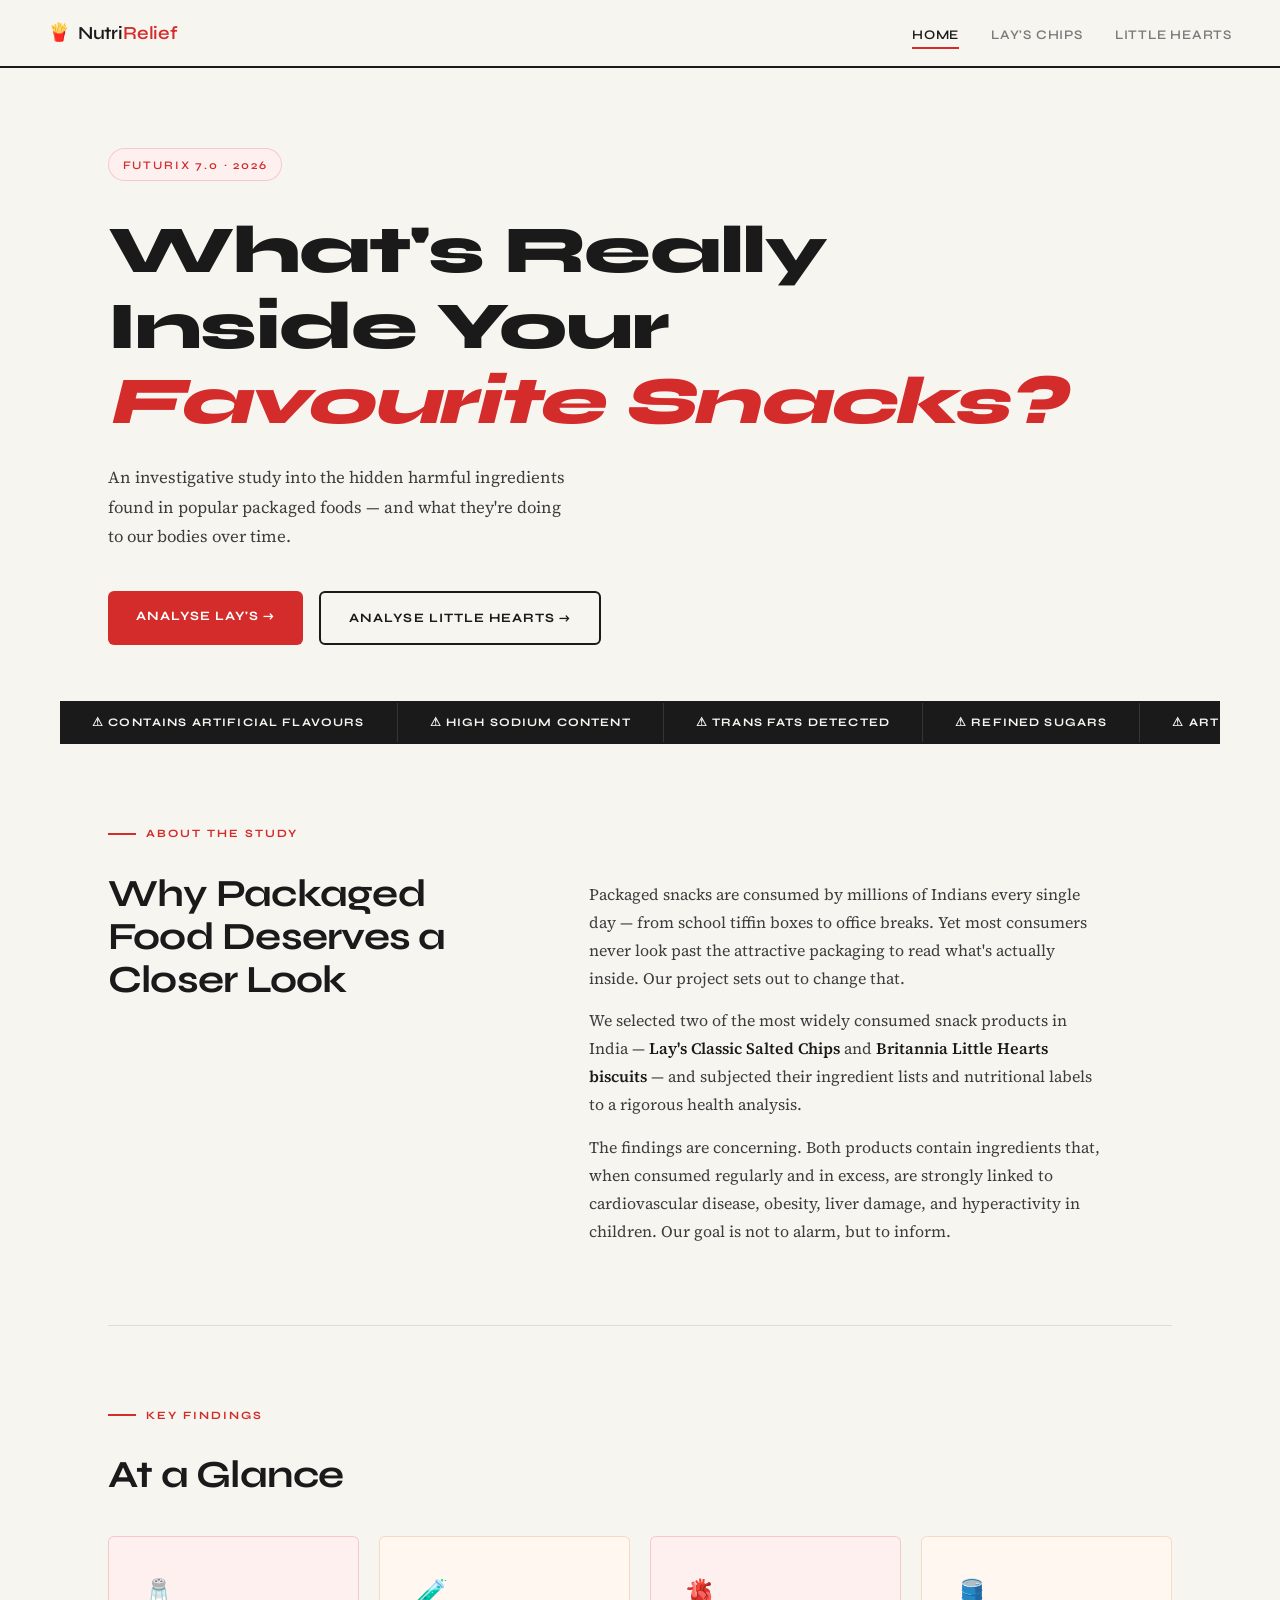
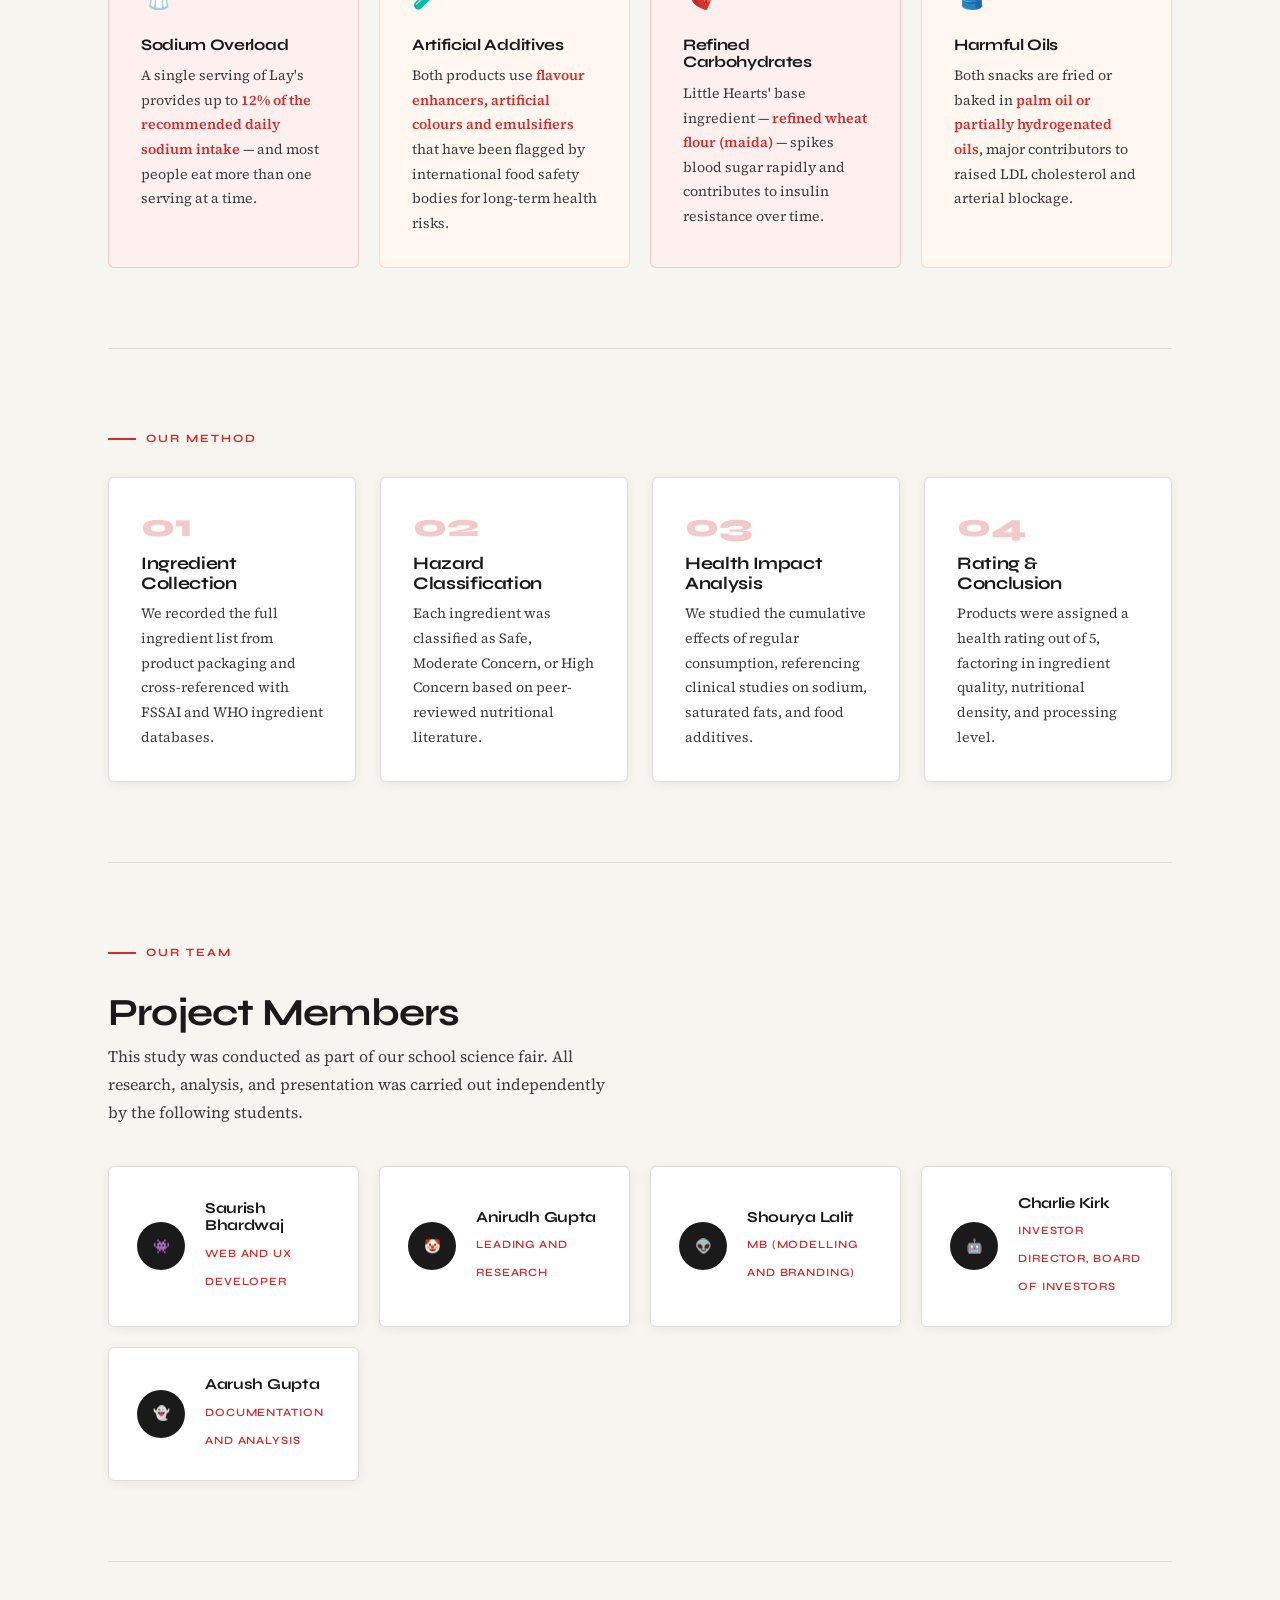
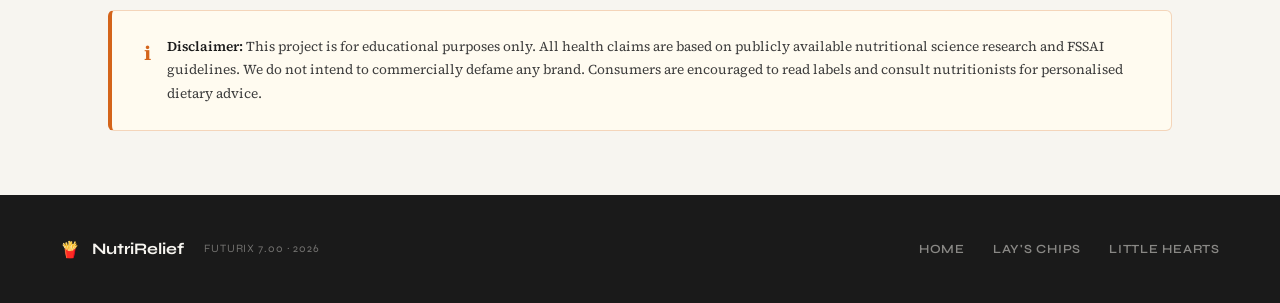
<file: index.html>
<!DOCTYPE html>
<html lang="en">
<head>
  <meta charset="UTF-8" />
  <meta name="viewport" content="width=device-width, initial-scale=1.0" />
  <title>NutriRelief // FUTURIX 7.00//</title>
  <link rel="preconnect" href="https://fonts.googleapis.com" />
  <link rel="preconnect" href="https://fonts.gstatic.com" crossorigin />
  <link href="https://fonts.googleapis.com/css2?family=Syne:wght@400;600;700;800&family=Source+Serif+4:ital,wght@0,300;0,400;0,600;1,400&display=swap" rel="stylesheet" />
  <link rel="stylesheet" href="style.css" />
</head>
<body>

  <!-- NAV -->
  <nav class="navbar">
    <a href="index.html" class="logo">
      <span class="logo-icon">🍟</span>
      <span>Nutri<strong>Relief</strong></span>
    </a>
    <button class="hamburger" id="hamburger" aria-label="Toggle menu">
      <span></span><span></span><span></span>
    </button>
    <ul class="nav-links" id="navLinks">
      <li><a href="index.html" class="active">Home</a></li>
      <li><a href="lays.html">Lay's Chips</a></li>
      <li><a href="littlehearts.html">Little Hearts</a></li>
    </ul>
  </nav>

  <!-- HERO -->
  <header class="hero">
    <div class="hero-tag">FUTURIX 7.0 · 2026</div>
    <h1>What's Really<br />Inside Your<br /><em>Favourite Snacks?</em></h1>
    <p class="hero-desc">An investigative study into the hidden harmful ingredients found in popular packaged foods — and what they're doing to our bodies over time.</p>
    <div class="hero-cta-row">
      <a href="lays.html" class="btn-red">Analyse Lay's →</a>
      <a href="littlehearts.html" class="btn-outline">Analyse Little Hearts →</a>
    </div>
    <div class="hero-warning-strip">
      <span>⚠ Contains Artificial Flavours</span>
      <span>⚠ High Sodium Content</span>
      <span>⚠ Trans Fats Detected</span>
      <span>⚠ Refined Sugars</span>
      <span>⚠ Artificial Colours</span>
      <span>⚠ Contains Artificial Flavours</span>
      <span>⚠ High Sodium Content</span>
      <span>⚠ Trans Fats Detected</span>
      <span>⚠ Refined Sugars</span>
      <span>⚠ Artificial Colours</span>
    </div>
  </header>

  <main class="main-content">

    <!-- ABOUT THE PROJECT -->
    <section class="section">
      <div class="section-label">About the Study</div>
      <div class="two-col">
        <div>
          <h2>Why Packaged Food Deserves a Closer Look</h2>
        </div>
        <div class="body-col">
          <p>Packaged snacks are consumed by millions of Indians every single day — from school tiffin boxes to office breaks. Yet most consumers never look past the attractive packaging to read what's actually inside. Our project sets out to change that.</p>
          <p>We selected two of the most widely consumed snack products in India — <strong>Lay's Classic Salted Chips</strong> and <strong>Britannia Little Hearts biscuits</strong> — and subjected their ingredient lists and nutritional labels to a rigorous health analysis.</p>
          <p>The findings are concerning. Both products contain ingredients that, when consumed regularly and in excess, are strongly linked to cardiovascular disease, obesity, liver damage, and hyperactivity in children. Our goal is not to alarm, but to inform.</p>
        </div>
      </div>
    </section>

    <!-- KEY FINDINGS CARDS -->
    <section class="section findings-section">
      <div class="section-label">Key Findings</div>
      <h2 class="section-h2">At a Glance</h2>
      <div class="findings-grid">
        <div class="finding-card finding-red">
          <div class="finding-icon">🧂</div>
          <h3>Sodium Overload</h3>
          <p>A single serving of Lay's provides up to <strong>12% of the recommended daily sodium intake</strong> — and most people eat more than one serving at a time.</p>
        </div>
        <div class="finding-card finding-orange">
          <div class="finding-icon">🧪</div>
          <h3>Artificial Additives</h3>
          <p>Both products use <strong>flavour enhancers, artificial colours and emulsifiers</strong> that have been flagged by international food safety bodies for long-term health risks.</p>
        </div>
        <div class="finding-card finding-red">
          <div class="finding-icon">🫀</div>
          <h3>Refined Carbohydrates</h3>
          <p>Little Hearts' base ingredient — <strong>refined wheat flour (maida)</strong> — spikes blood sugar rapidly and contributes to insulin resistance over time.</p>
        </div>
        <div class="finding-card finding-orange">
          <div class="finding-icon">🛢️</div>
          <h3>Harmful Oils</h3>
          <p>Both snacks are fried or baked in <strong>palm oil or partially hydrogenated oils</strong>, major contributors to raised LDL cholesterol and arterial blockage.</p>
        </div>
      </div>
    </section>

    <!-- METHODOLOGY -->
    <section class="section methodology-section">
      <div class="section-label">Our Method</div>
      <div class="method-grid">
        <div class="method-step">
          <div class="step-num">01</div>
          <h3>Ingredient Collection</h3>
          <p>We recorded the full ingredient list from product packaging and cross-referenced with FSSAI and WHO ingredient databases.</p>
        </div>
        <div class="method-step">
          <div class="step-num">02</div>
          <h3>Hazard Classification</h3>
          <p>Each ingredient was classified as Safe, Moderate Concern, or High Concern based on peer-reviewed nutritional literature.</p>
        </div>
        <div class="method-step">
          <div class="step-num">03</div>
          <h3>Health Impact Analysis</h3>
          <p>We studied the cumulative effects of regular consumption, referencing clinical studies on sodium, saturated fats, and food additives.</p>
        </div>
        <div class="method-step">
          <div class="step-num">04</div>
          <h3>Rating & Conclusion</h3>
          <p>Products were assigned a health rating out of 5, factoring in ingredient quality, nutritional density, and processing level.</p>
        </div>
      </div>
    </section>

    <!-- TEAM MEMBERS -->
    <section class="section team-section">
      <div class="section-label">Our Team</div>
      <h2 class="section-h2">Project Members</h2>
      <p class="section-body">This study was conducted as part of our school science fair. All research, analysis, and presentation was carried out independently by the following students.</p>

      <!-- ✏️ EDIT TEAM MEMBERS BELOW -->
      <div class="team-grid">
        <div class="team-card">
          <div class="team-avatar">👾</div>
          <div class="team-info">
            <h3>Saurish Bhardwaj</h3>
            <span class="team-role">Web and UX Developer</span>
          </div>
        </div>
        <div class="team-card">
          <div class="team-avatar">🤡</div>
          <div class="team-info">
            <h3>Anirudh Gupta</h3>
            <span class="team-role">Leading and Research</span>
          </div>
        </div>
        <div class="team-card">
          <div class="team-avatar">👽</div>
          <div class="team-info">
            <h3>Shourya Lalit</h3>
            <span class="team-role"> MB (Modelling and Branding)</span>
          </div>
        </div>
        <div class="team-card">
          <div class="team-avatar">🤖</div>
          <div class="team-info">
            <h3>Charlie Kirk</h3>
            <span class="team-role"> Investor Director, Board of Investors </span>
          </div>
        </div>
        <div class="team-card">
          <div class="team-avatar">👻</div>
          <div class="team-info">
            <h3>Aarush Gupta</h3>
            <span class="team-role">Documentation and Analysis</span>
      
         
          </div>
        </div>
      </div>
      <!-- ✏️ END TEAM MEMBERS -->
    </section>

    <!-- DISCLAIMER -->
    <section class="disclaimer-box">
      <span class="disclaimer-icon">ℹ</span>
      <p><strong>Disclaimer:</strong> This project is for educational purposes only. All health claims are based on publicly available nutritional science research and FSSAI guidelines. We do not intend to commercially defame any brand. Consumers are encouraged to read labels and consult nutritionists for personalised dietary advice.</p>
    </section>

  </main>

  <footer class="footer">
    <div class="footer-inner">
      <div class="footer-brand">
        <span class="logo-icon">🍟</span>
        <span class="footer-title">NutriRelief</span>
        <span class="footer-sub">FUTURIX 7.00 · 2026</span>
      </div>
      <div class="footer-nav">
        <a href="index.html">Home</a>
        <a href="lays.html">Lay's Chips</a>
        <a href="littlehearts.html">Little Hearts</a>
      </div>
    </div>
  </footer>

  <script src="nav.js"></script>
</body>
</html>
</file>
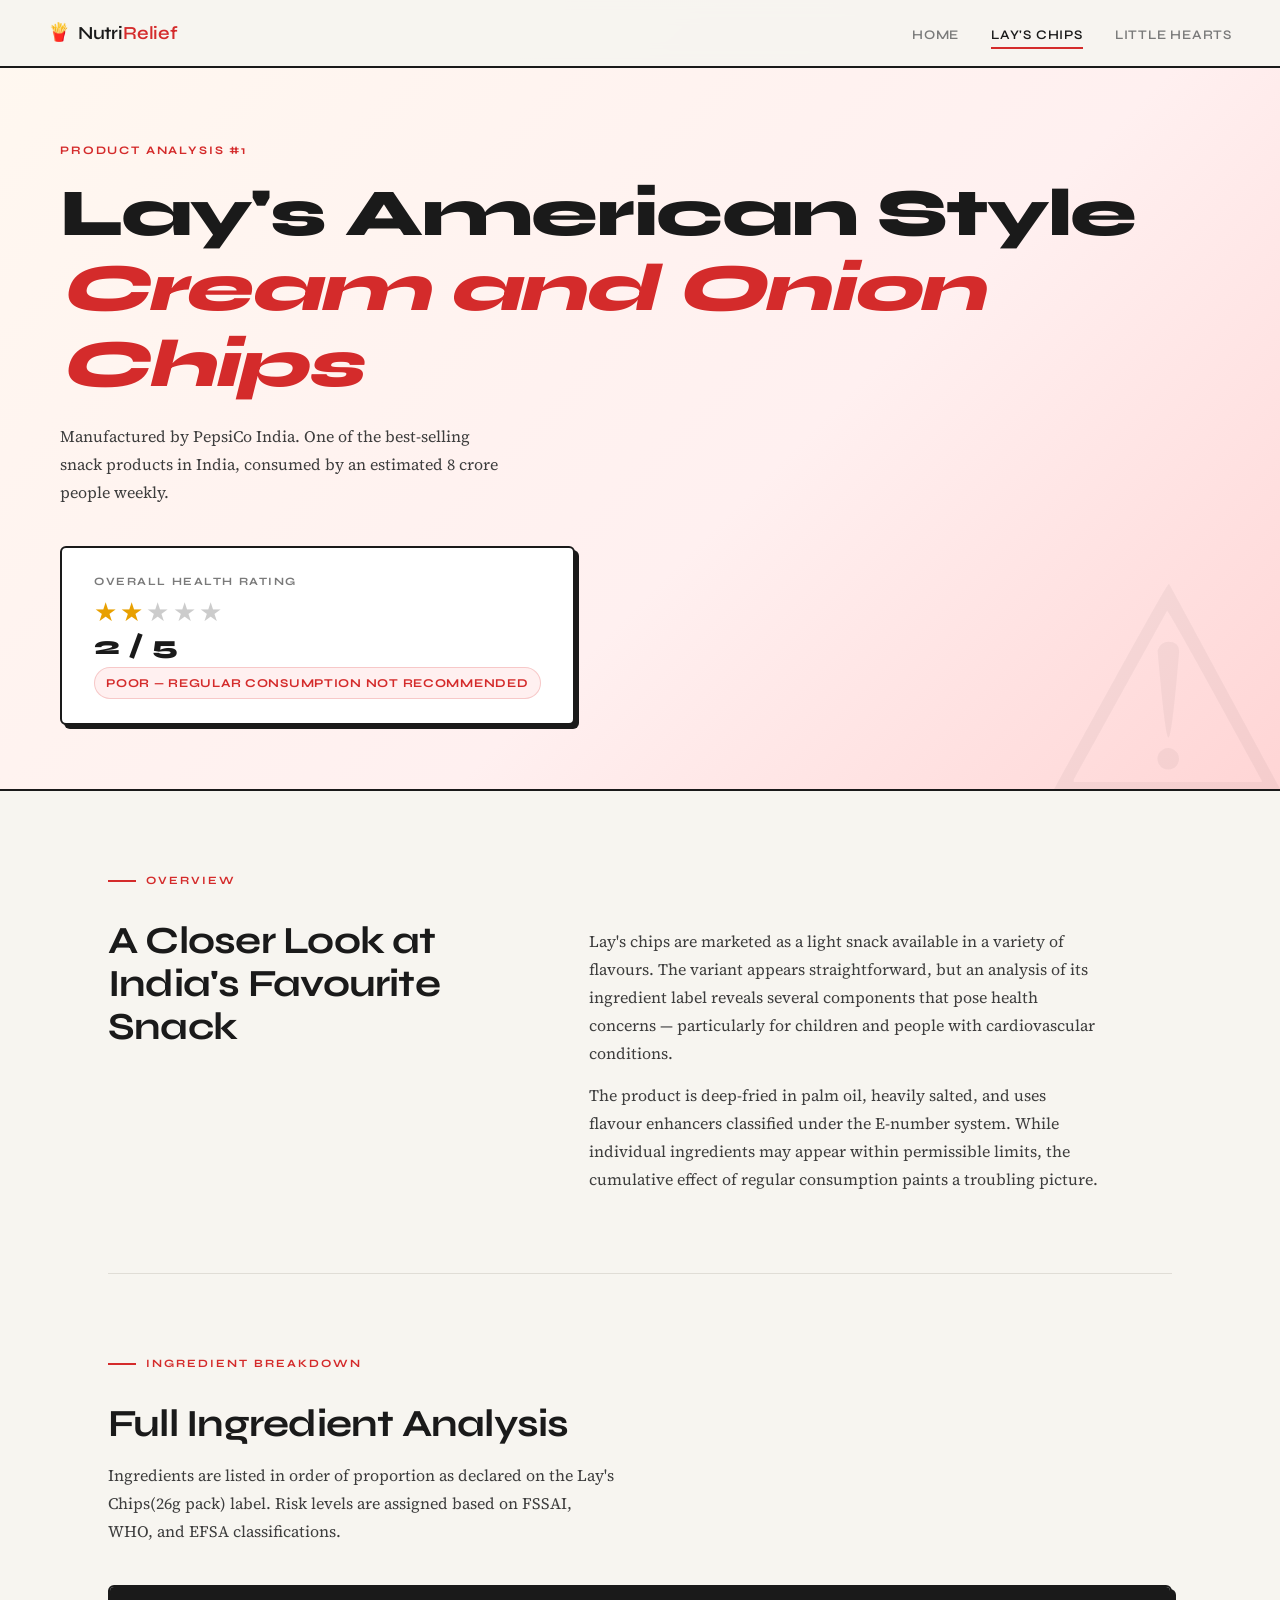
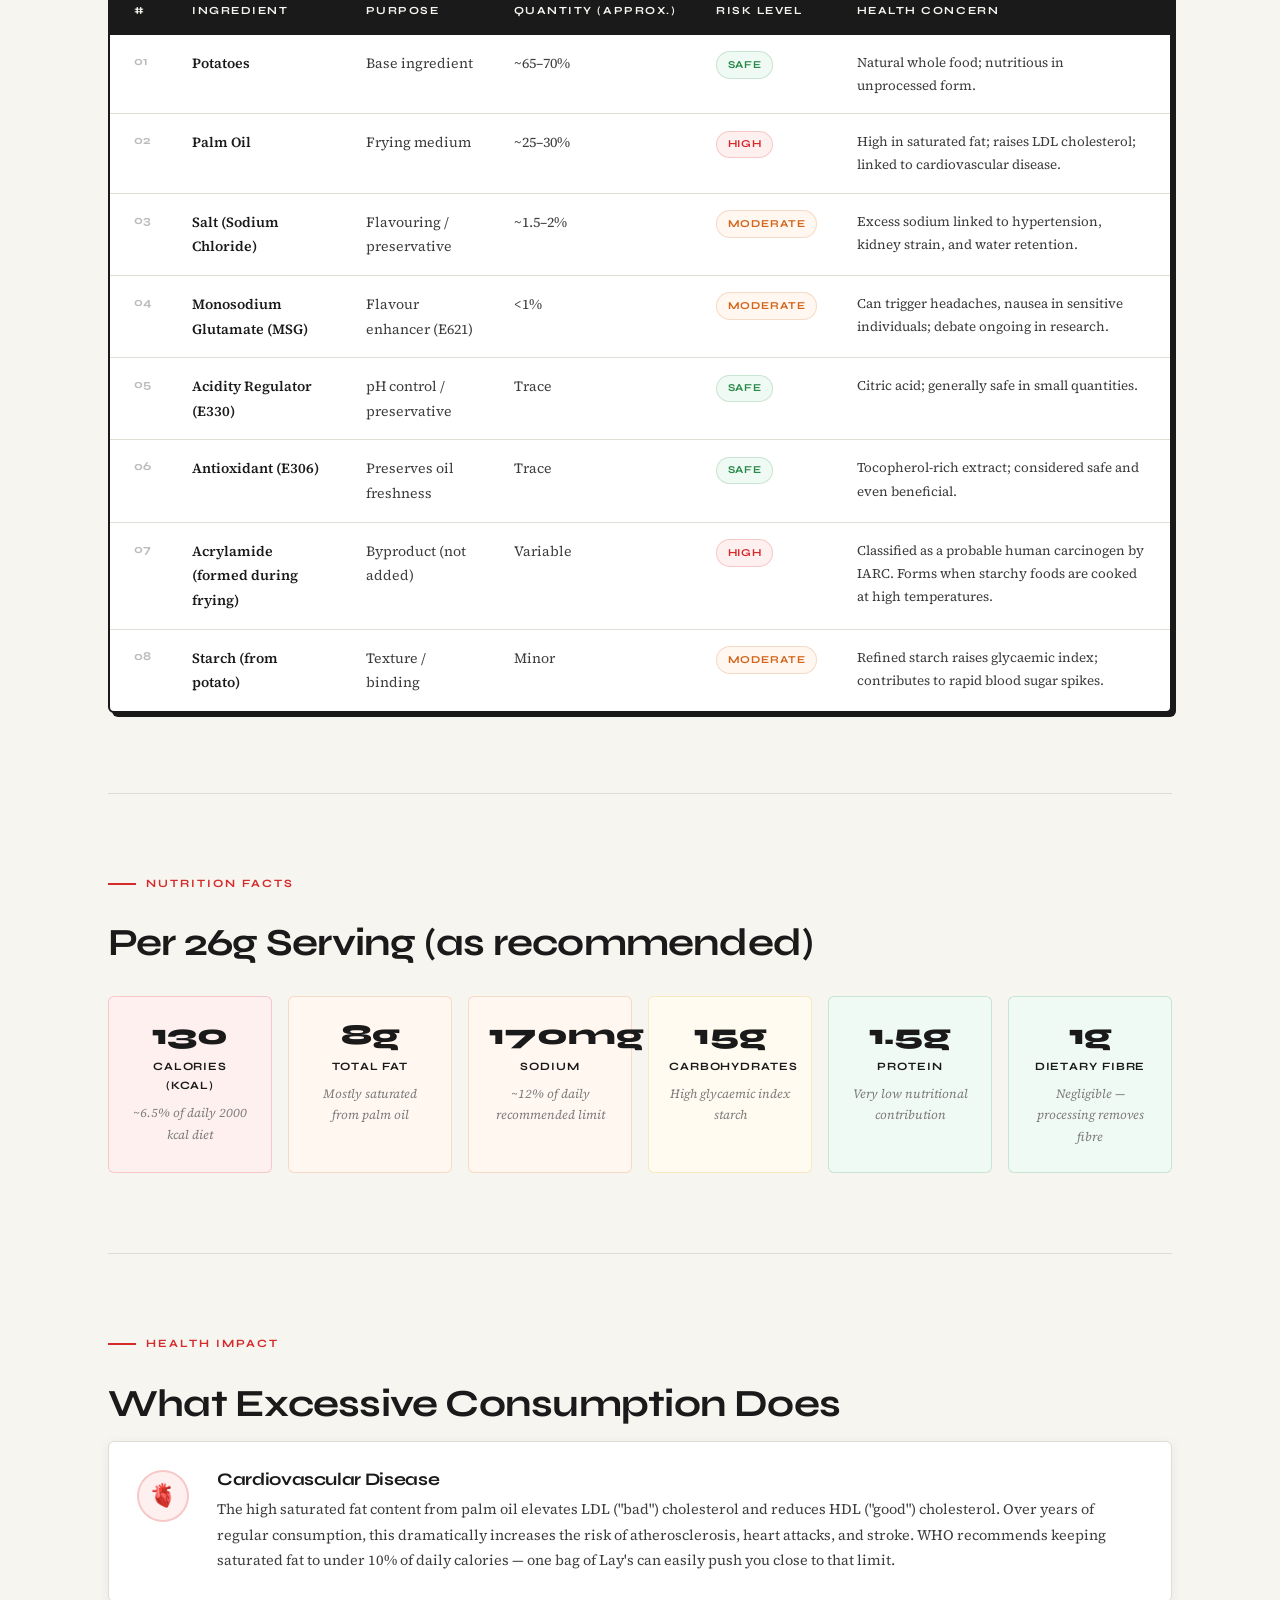
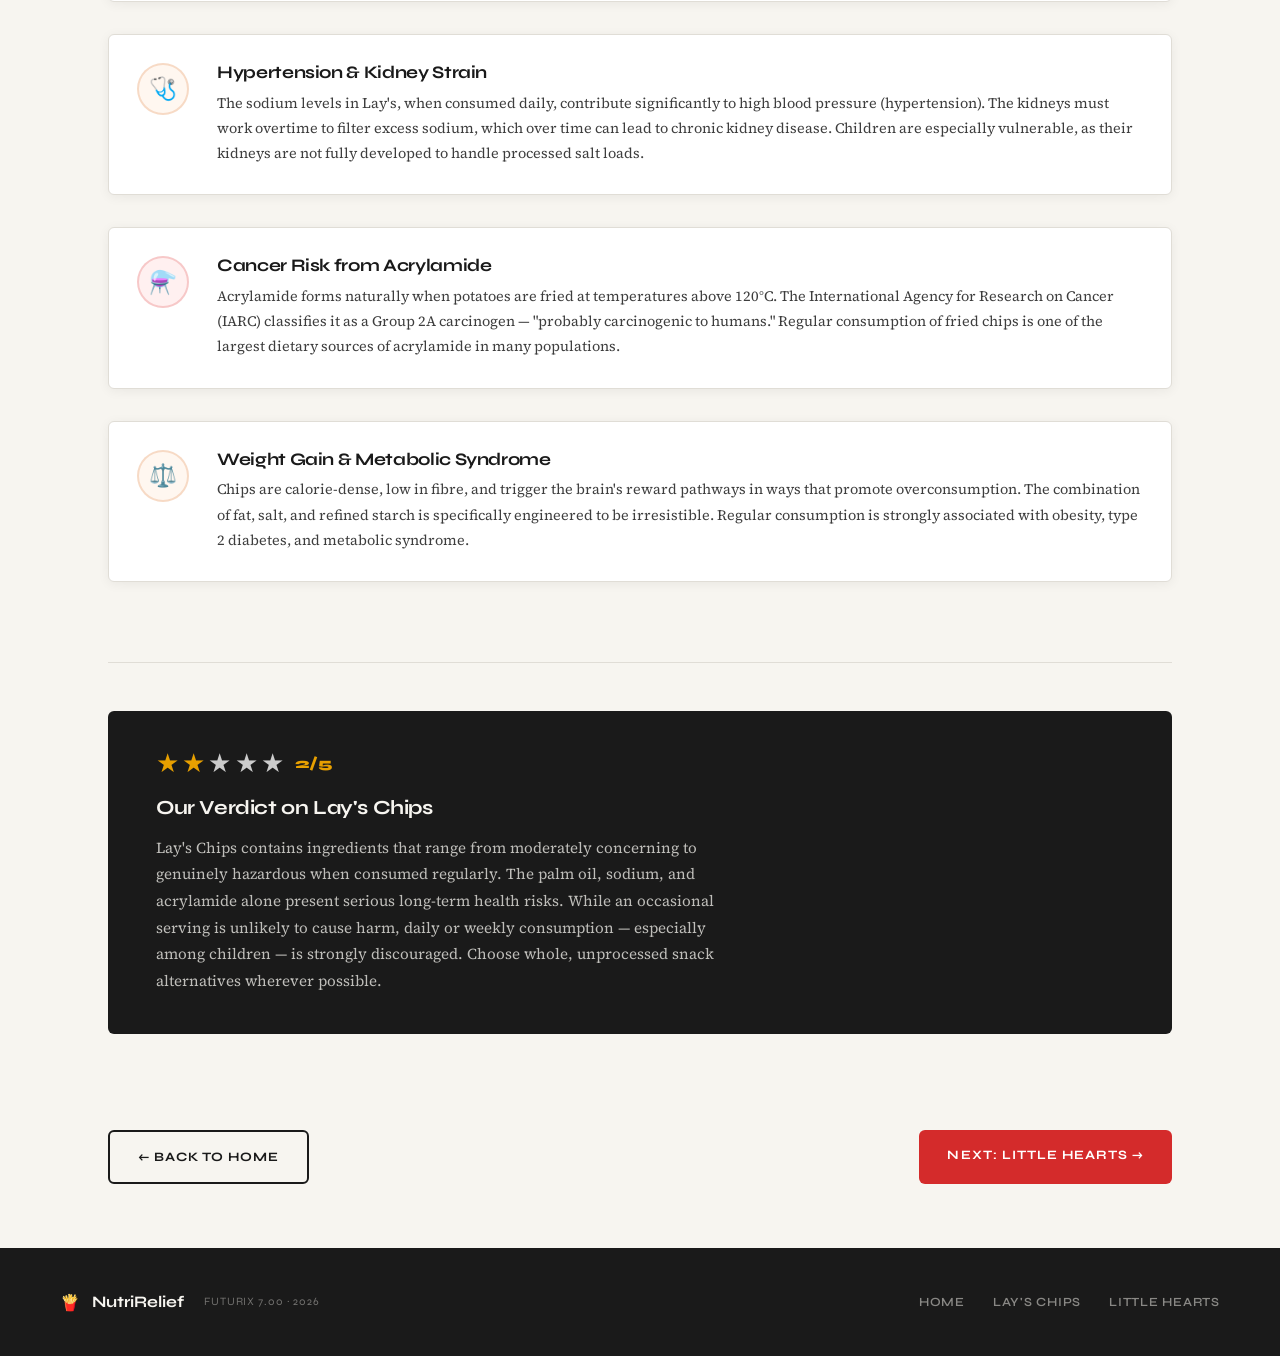
<file: lays.html>
<!DOCTYPE html>
<html lang="en">
<head>
  <meta charset="UTF-8" />
  <meta name="viewport" content="width=device-width, initial-scale=1.0" />
  <title>Lay's Chips — Ingredient Analysis</title>
  <link rel="preconnect" href="https://fonts.googleapis.com" />
  <link rel="preconnect" href="https://fonts.gstatic.com" crossorigin />
  <link href="https://fonts.googleapis.com/css2?family=Syne:wght@400;600;700;800&family=Source+Serif+4:ital,wght@0,300;0,400;0,600;1,400&display=swap" rel="stylesheet" />
  <link rel="stylesheet" href="style.css" />
</head>
<body>

  <nav class="navbar">
    <a href="index.html" class="logo">
      <span class="logo-icon">🍟</span>
      <span>Nutri<strong>Relief</strong></span>
    </a>
    <button class="hamburger" id="hamburger" aria-label="Toggle menu">
      <span></span><span></span><span></span>
    </button>
    <ul class="nav-links" id="navLinks">
      <li><a href="index.html">Home</a></li>
      <li><a href="lays.html" class="active">Lay's Chips</a></li>
      <li><a href="littlehearts.html">Little Hearts</a></li>
    </ul>
  </nav>

  <!-- PAGE HERO -->
  <header class="page-hero page-hero-lays">
    <div class="page-hero-inner">
      <div class="product-eyebrow">Product Analysis #1</div>
      <h1>Lay's American Style<br /><em>Cream and Onion Chips</em></h1>
      <p>Manufactured by PepsiCo India. One of the best-selling snack products in India, consumed by an estimated 8 crore people weekly.</p>

      <!-- HEALTH RATING -->
      <div class="health-rating-card">
        <div class="rating-label">Overall Health Rating</div>
        <div class="rating-stars">
          <span class="star filled">★</span>
          <span class="star filled">★</span>
          <span class="star empty">★</span>
          <span class="star empty">★</span>
          <span class="star empty">★</span>
        </div>
        <div class="rating-score">2 / 5</div>
        <div class="rating-verdict verdict-poor">Poor — Regular consumption not recommended</div>
      </div>
    </div>
  </header>

  <main class="main-content">

    <!-- INTRO BODY -->
    <section class="section">
      <div class="section-label">Overview</div>
      <div class="two-col">
        <div>
          <h2>A Closer Look at India's Favourite Snack</h2>
        </div>
        <div class="body-col">
          <p>Lay's chips are marketed as a light snack available in a variety of flavours. The variant appears straightforward, but an analysis of its ingredient label reveals several components that pose health concerns — particularly for children and people with cardiovascular conditions.</p>
          <p>The product is deep-fried in palm oil, heavily salted, and uses flavour enhancers classified under the E-number system. While individual ingredients may appear within permissible limits, the cumulative effect of regular consumption paints a troubling picture.</p>
        </div>
      </div>
    </section>

    <!-- INGREDIENT TABLE -->
    <section class="section">
      <div class="section-label">Ingredient Breakdown</div>
      <h2 class="section-h2">Full Ingredient Analysis</h2>
      <p class="section-body">Ingredients are listed in order of proportion as declared on the Lay's Chips(26g pack) label. Risk levels are assigned based on FSSAI, WHO, and EFSA classifications.</p>

      <div class="table-wrapper">
        <table class="data-table">
          <thead>
            <tr>
              <th>#</th>
              <th>Ingredient</th>
              <th>Purpose</th>
              <th>Quantity (approx.)</th>
              <th>Risk Level</th>
              <th>Health Concern</th>
            </tr>
          </thead>
          <tbody>
            <!--
              ✏️ EDIT INGREDIENT DATA BELOW
              Risk Level options: Safe | Moderate | High
            -->
            <tr>
              <td class="row-num">01</td>
              <td class="name-cell"><strong>Potatoes</strong></td>
              <td>Base ingredient</td>
              <td>~65–70%</td>
              <td><span class="risk risk-safe">Safe</span></td>
              <td>Natural whole food; nutritious in unprocessed form.</td>
            </tr>
            <tr>
              <td class="row-num">02</td>
              <td class="name-cell"><strong>Palm Oil</strong></td>
              <td>Frying medium</td>
              <td>~25–30%</td>
              <td><span class="risk risk-high">High</span></td>
              <td>High in saturated fat; raises LDL cholesterol; linked to cardiovascular disease.</td>
            </tr>
            <tr>
              <td class="row-num">03</td>
              <td class="name-cell"><strong>Salt (Sodium Chloride)</strong></td>
              <td>Flavouring / preservative</td>
              <td>~1.5–2%</td>
              <td><span class="risk risk-moderate">Moderate</span></td>
              <td>Excess sodium linked to hypertension, kidney strain, and water retention.</td>
            </tr>
            <tr>
              <td class="row-num">04</td>
              <td class="name-cell"><strong>Monosodium Glutamate (MSG)</strong></td>
              <td>Flavour enhancer (E621)</td>
              <td>&lt;1%</td>
              <td><span class="risk risk-moderate">Moderate</span></td>
              <td>Can trigger headaches, nausea in sensitive individuals; debate ongoing in research.</td>
            </tr>
            <tr>
              <td class="row-num">05</td>
              <td class="name-cell"><strong>Acidity Regulator (E330)</strong></td>
              <td>pH control / preservative</td>
              <td>Trace</td>
              <td><span class="risk risk-safe">Safe</span></td>
              <td>Citric acid; generally safe in small quantities.</td>
            </tr>
            <tr>
              <td class="row-num">06</td>
              <td class="name-cell"><strong>Antioxidant (E306)</strong></td>
              <td>Preserves oil freshness</td>
              <td>Trace</td>
              <td><span class="risk risk-safe">Safe</span></td>
              <td>Tocopherol-rich extract; considered safe and even beneficial.</td>
            </tr>
            <tr>
              <td class="row-num">07</td>
              <td class="name-cell"><strong>Acrylamide (formed during frying)</strong></td>
              <td>Byproduct (not added)</td>
              <td>Variable</td>
              <td><span class="risk risk-high">High</span></td>
              <td>Classified as a probable human carcinogen by IARC. Forms when starchy foods are cooked at high temperatures.</td>
            </tr>
            <tr>
              <td class="row-num">08</td>
              <td class="name-cell"><strong>Starch (from potato)</strong></td>
              <td>Texture / binding</td>
              <td>Minor</td>
              <td><span class="risk risk-moderate">Moderate</span></td>
              <td>Refined starch raises glycaemic index; contributes to rapid blood sugar spikes.</td>
            </tr>
            <!-- Add more rows here if needed -->
          </tbody>
        </table>
      </div>
    </section>

    <!-- NUTRITIONAL BREAKDOWN -->
    <section class="section">
      <div class="section-label">Nutrition Facts</div>
      <h2 class="section-h2">Per 26g Serving (as recommended)</h2>
      <div class="nutrition-grid">
        <div class="nutrition-card nc-red">
          <div class="nc-value">130</div>
          <div class="nc-label">Calories (kcal)</div>
          <div class="nc-note">~6.5% of daily 2000 kcal diet</div>
        </div>
        <div class="nutrition-card nc-orange">
          <div class="nc-value">8g</div>
          <div class="nc-label">Total Fat</div>
          <div class="nc-note">Mostly saturated from palm oil</div>
        </div>
        <div class="nutrition-card nc-orange">
          <div class="nc-value">170mg</div>
          <div class="nc-label">Sodium</div>
          <div class="nc-note">~12% of daily recommended limit</div>
        </div>
        <div class="nutrition-card nc-yellow">
          <div class="nc-value">15g</div>
          <div class="nc-label">Carbohydrates</div>
          <div class="nc-note">High glycaemic index starch</div>
        </div>
        <div class="nutrition-card nc-green">
          <div class="nc-value">1.5g</div>
          <div class="nc-label">Protein</div>
          <div class="nc-note">Very low nutritional contribution</div>
        </div>
        <div class="nutrition-card nc-green">
          <div class="nc-value">1g</div>
          <div class="nc-label">Dietary Fibre</div>
          <div class="nc-note">Negligible — processing removes fibre</div>
        </div>
      </div>
    </section>

    <!-- HEALTH IMPACT -->
    <section class="section impact-section">
      <div class="section-label">Health Impact</div>
      <h2 class="section-h2">What Excessive Consumption Does</h2>
      <div class="impact-list">
        <div class="impact-item">
          <div class="impact-icon impact-red">🫀</div>
          <div>
            <h3>Cardiovascular Disease</h3>
            <p>The high saturated fat content from palm oil elevates LDL ("bad") cholesterol and reduces HDL ("good") cholesterol. Over years of regular consumption, this dramatically increases the risk of atherosclerosis, heart attacks, and stroke. WHO recommends keeping saturated fat to under 10% of daily calories — one bag of Lay's can easily push you close to that limit.</p>
          </div>
        </div>
        <div class="impact-item">
          <div class="impact-icon impact-orange">🩺</div>
          <div>
            <h3>Hypertension & Kidney Strain</h3>
            <p>The sodium levels in Lay's, when consumed daily, contribute significantly to high blood pressure (hypertension). The kidneys must work overtime to filter excess sodium, which over time can lead to chronic kidney disease. Children are especially vulnerable, as their kidneys are not fully developed to handle processed salt loads.</p>
          </div>
        </div>
        <div class="impact-item">
          <div class="impact-icon impact-red">⚗️</div>
          <div>
            <h3>Cancer Risk from Acrylamide</h3>
            <p>Acrylamide forms naturally when potatoes are fried at temperatures above 120°C. The International Agency for Research on Cancer (IARC) classifies it as a Group 2A carcinogen — "probably carcinogenic to humans." Regular consumption of fried chips is one of the largest dietary sources of acrylamide in many populations.</p>
          </div>
        </div>
        <div class="impact-item">
          <div class="impact-icon impact-orange">⚖️</div>
          <div>
            <h3>Weight Gain & Metabolic Syndrome</h3>
            <p>Chips are calorie-dense, low in fibre, and trigger the brain's reward pathways in ways that promote overconsumption. The combination of fat, salt, and refined starch is specifically engineered to be irresistible. Regular consumption is strongly associated with obesity, type 2 diabetes, and metabolic syndrome.</p>
          </div>
        </div>
      </div>
    </section>

    <!-- CONCLUSION -->
    <section class="conclusion-box">
      <div class="conclusion-rating">
        <span class="star filled">★</span><span class="star filled">★</span>
        <span class="star empty">★</span><span class="star empty">★</span><span class="star empty">★</span>
        <span class="rating-num-sm">2/5</span>
      </div>
      <h3>Our Verdict on Lay's Chips</h3>
      <p>Lay's Chips contains ingredients that range from moderately concerning to genuinely hazardous when consumed regularly. The palm oil, sodium, and acrylamide alone present serious long-term health risks. While an occasional serving is unlikely to cause harm, daily or weekly consumption — especially among children — is strongly discouraged. Choose whole, unprocessed snack alternatives wherever possible.</p>
    </section>

    <div class="page-nav-row">
      <a href="index.html" class="btn-outline">← Back to Home</a>
      <a href="littlehearts.html" class="btn-red">Next: Little Hearts →</a>
    </div>

  </main>

  <footer class="footer">
    <div class="footer-inner">
      <div class="footer-brand">
        <span class="logo-icon">🍟</span>
        <span class="footer-title">NutriRelief</span>
        <span class="footer-sub">FUTURIX 7.00 · 2026</span>
      </div>
      <div class="footer-nav">
        <a href="index.html">Home</a>
        <a href="lays.html">Lay's Chips</a>
        <a href="littlehearts.html">Little Hearts</a>
      </div>
    </div>
  </footer>

  <script src="nav.js"></script>
</body>
</html>
</file>
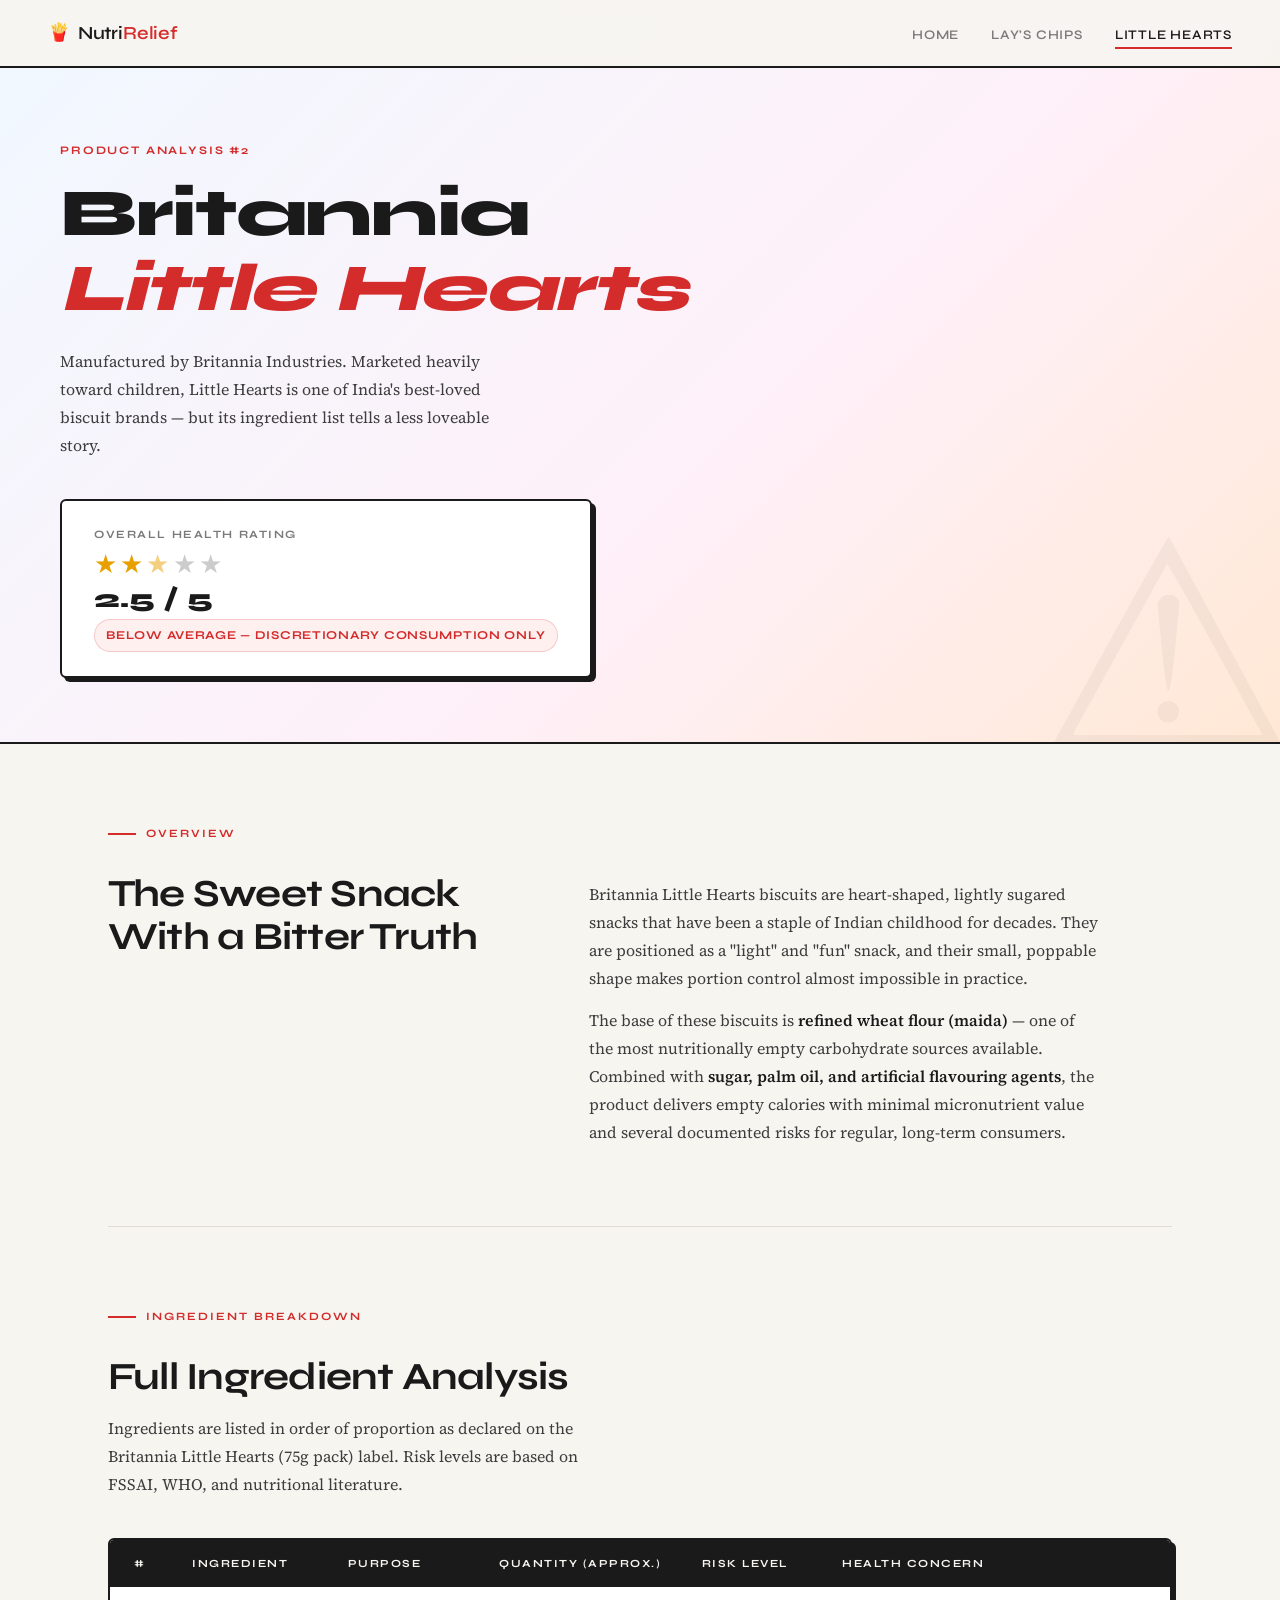
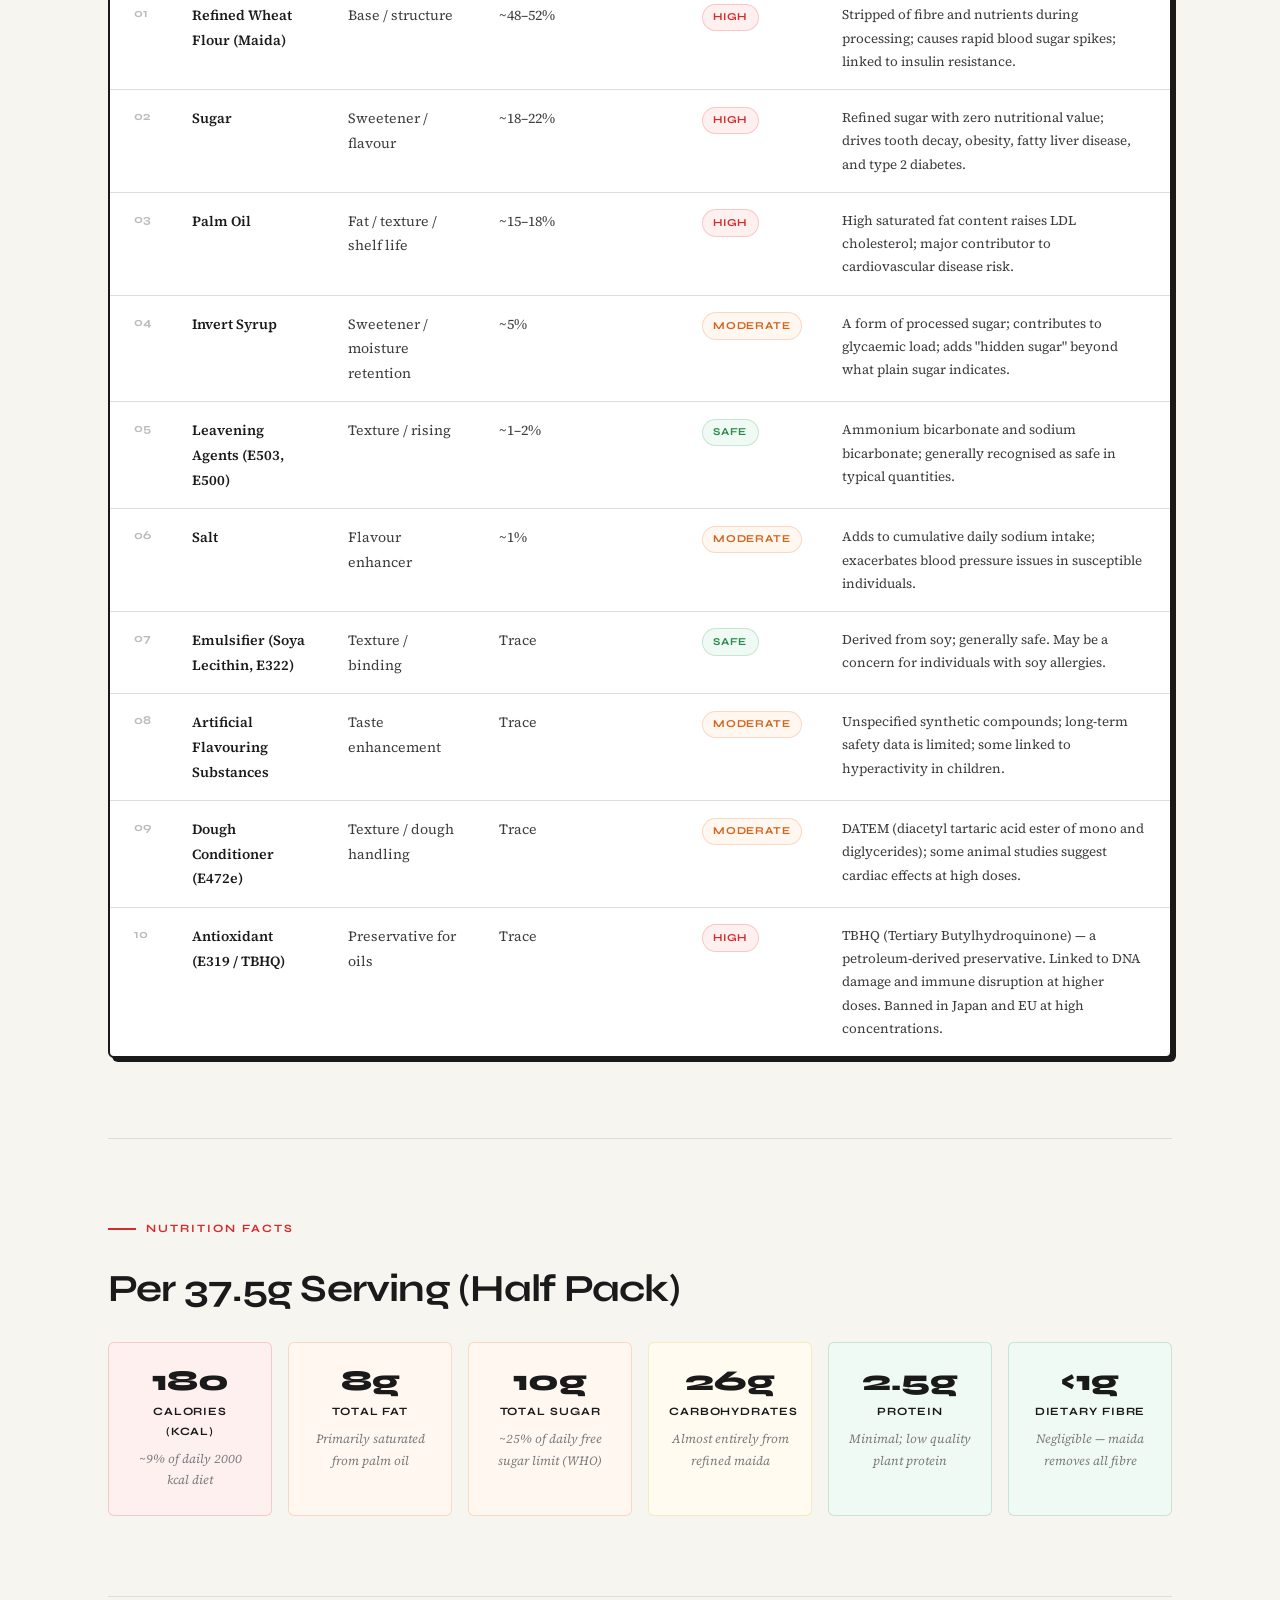
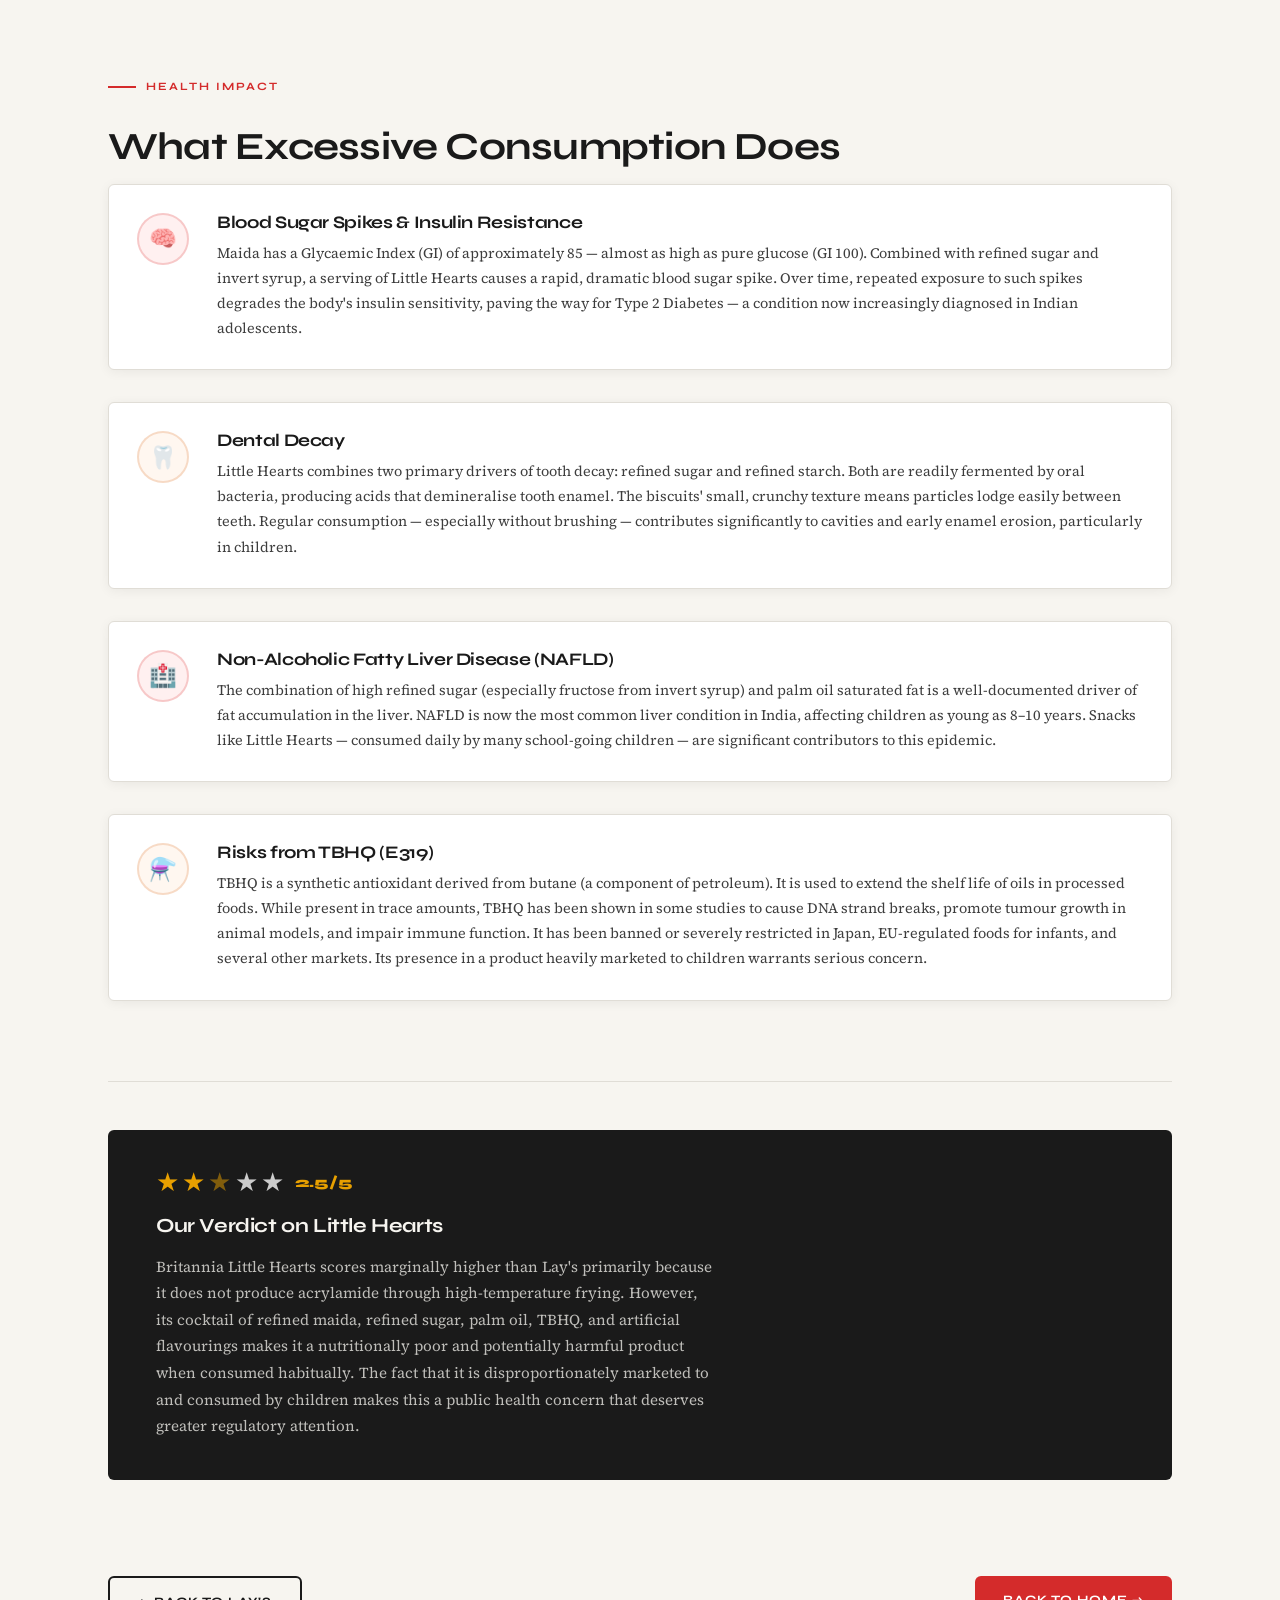
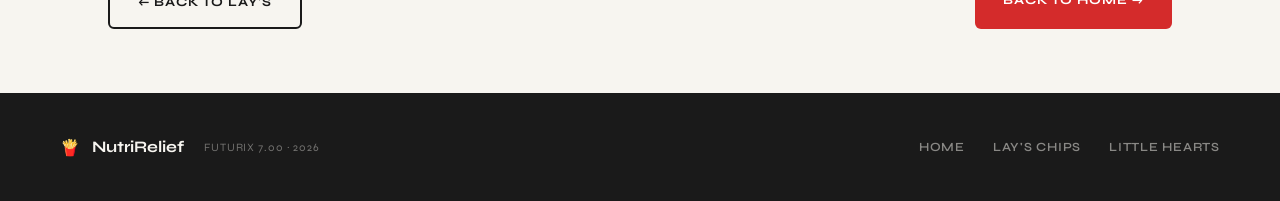
<file: littlehearts.html>
<!DOCTYPE html>
<html lang="en">
<head>
  <meta charset="UTF-8" />
  <meta name="viewport" content="width=device-width, initial-scale=1.0" />
  <title>Little Hearts — Ingredient Analysis</title>
  <link rel="preconnect" href="https://fonts.googleapis.com" />
  <link rel="preconnect" href="https://fonts.gstatic.com" crossorigin />
  <link href="https://fonts.googleapis.com/css2?family=Syne:wght@400;600;700;800&family=Source+Serif+4:ital,wght@0,300;0,400;0,600;1,400&display=swap" rel="stylesheet" />
  <link rel="stylesheet" href="style.css" />
</head>
<body>

  <nav class="navbar">
    <a href="index.html" class="logo">
      <span class="logo-icon">🍟</span>
      <span>Nutri<strong>Relief</strong></span>
    </a>
    <button class="hamburger" id="hamburger" aria-label="Toggle menu">
      <span></span><span></span><span></span>
    </button>
    <ul class="nav-links" id="navLinks">
      <li><a href="index.html">Home</a></li>
      <li><a href="lays.html">Lay's Chips</a></li>
      <li><a href="littlehearts.html" class="active">Little Hearts</a></li>
    </ul>
  </nav>

  <!-- PAGE HERO -->
  <header class="page-hero page-hero-lh">
    <div class="page-hero-inner">
      <div class="product-eyebrow">Product Analysis #2</div>
      <h1>Britannia<br /><em>Little Hearts</em></h1>
      <p>Manufactured by Britannia Industries. Marketed heavily toward children, Little Hearts is one of India's best-loved biscuit brands — but its ingredient list tells a less loveable story.</p>

      <!-- HEALTH RATING -->
      <div class="health-rating-card">
        <div class="rating-label">Overall Health Rating</div>
        <div class="rating-stars">
          <span class="star filled">★</span>
          <span class="star filled">★</span>
          <span class="star half">★</span>
          <span class="star empty">★</span>
          <span class="star empty">★</span>
        </div>
        <div class="rating-score">2.5 / 5</div>
        <div class="rating-verdict verdict-poor">Below Average — Discretionary consumption only</div>
      </div>
    </div>
  </header>

  <main class="main-content">

    <!-- INTRO BODY -->
    <section class="section">
      <div class="section-label">Overview</div>
      <div class="two-col">
        <div>
          <h2>The Sweet Snack With a Bitter Truth</h2>
        </div>
        <div class="body-col">
          <p>Britannia Little Hearts biscuits are heart-shaped, lightly sugared snacks that have been a staple of Indian childhood for decades. They are positioned as a "light" and "fun" snack, and their small, poppable shape makes portion control almost impossible in practice.</p>
          <p>The base of these biscuits is <strong>refined wheat flour (maida)</strong> — one of the most nutritionally empty carbohydrate sources available. Combined with <strong>sugar, palm oil, and artificial flavouring agents</strong>, the product delivers empty calories with minimal micronutrient value and several documented risks for regular, long-term consumers.</p>
        </div>
      </div>
    </section>

    <!-- INGREDIENT TABLE -->
    <section class="section">
      <div class="section-label">Ingredient Breakdown</div>
      <h2 class="section-h2">Full Ingredient Analysis</h2>
      <p class="section-body">Ingredients are listed in order of proportion as declared on the Britannia Little Hearts (75g pack) label. Risk levels are based on FSSAI, WHO, and nutritional literature.</p>

      <div class="table-wrapper">
        <table class="data-table">
          <thead>
            <tr>
              <th>#</th>
              <th>Ingredient</th>
              <th>Purpose</th>
              <th>Quantity (approx.)</th>
              <th>Risk Level</th>
              <th>Health Concern</th>
            </tr>
          </thead>
          <tbody>
            <!--
              ✏️ EDIT INGREDIENT DATA BELOW
              Risk Level options: Safe | Moderate | High
            -->
            <tr>
              <td class="row-num">01</td>
              <td class="name-cell"><strong>Refined Wheat Flour (Maida)</strong></td>
              <td>Base / structure</td>
              <td>~48–52%</td>
              <td><span class="risk risk-high">High</span></td>
              <td>Stripped of fibre and nutrients during processing; causes rapid blood sugar spikes; linked to insulin resistance.</td>
            </tr>
            <tr>
              <td class="row-num">02</td>
              <td class="name-cell"><strong>Sugar</strong></td>
              <td>Sweetener / flavour</td>
              <td>~18–22%</td>
              <td><span class="risk risk-high">High</span></td>
              <td>Refined sugar with zero nutritional value; drives tooth decay, obesity, fatty liver disease, and type 2 diabetes.</td>
            </tr>
            <tr>
              <td class="row-num">03</td>
              <td class="name-cell"><strong>Palm Oil</strong></td>
              <td>Fat / texture / shelf life</td>
              <td>~15–18%</td>
              <td><span class="risk risk-high">High</span></td>
              <td>High saturated fat content raises LDL cholesterol; major contributor to cardiovascular disease risk.</td>
            </tr>
            <tr>
              <td class="row-num">04</td>
              <td class="name-cell"><strong>Invert Syrup</strong></td>
              <td>Sweetener / moisture retention</td>
              <td>~5%</td>
              <td><span class="risk risk-moderate">Moderate</span></td>
              <td>A form of processed sugar; contributes to glycaemic load; adds "hidden sugar" beyond what plain sugar indicates.</td>
            </tr>
            <tr>
              <td class="row-num">05</td>
              <td class="name-cell"><strong>Leavening Agents (E503, E500)</strong></td>
              <td>Texture / rising</td>
              <td>~1–2%</td>
              <td><span class="risk risk-safe">Safe</span></td>
              <td>Ammonium bicarbonate and sodium bicarbonate; generally recognised as safe in typical quantities.</td>
            </tr>
            <tr>
              <td class="row-num">06</td>
              <td class="name-cell"><strong>Salt</strong></td>
              <td>Flavour enhancer</td>
              <td>~1%</td>
              <td><span class="risk risk-moderate">Moderate</span></td>
              <td>Adds to cumulative daily sodium intake; exacerbates blood pressure issues in susceptible individuals.</td>
            </tr>
            <tr>
              <td class="row-num">07</td>
              <td class="name-cell"><strong>Emulsifier (Soya Lecithin, E322)</strong></td>
              <td>Texture / binding</td>
              <td>Trace</td>
              <td><span class="risk risk-safe">Safe</span></td>
              <td>Derived from soy; generally safe. May be a concern for individuals with soy allergies.</td>
            </tr>
            <tr>
              <td class="row-num">08</td>
              <td class="name-cell"><strong>Artificial Flavouring Substances</strong></td>
              <td>Taste enhancement</td>
              <td>Trace</td>
              <td><span class="risk risk-moderate">Moderate</span></td>
              <td>Unspecified synthetic compounds; long-term safety data is limited; some linked to hyperactivity in children.</td>
            </tr>
            <tr>
              <td class="row-num">09</td>
              <td class="name-cell"><strong>Dough Conditioner (E472e)</strong></td>
              <td>Texture / dough handling</td>
              <td>Trace</td>
              <td><span class="risk risk-moderate">Moderate</span></td>
              <td>DATEM (diacetyl tartaric acid ester of mono and diglycerides); some animal studies suggest cardiac effects at high doses.</td>
            </tr>
            <tr>
              <td class="row-num">10</td>
              <td class="name-cell"><strong>Antioxidant (E319 / TBHQ)</strong></td>
              <td>Preservative for oils</td>
              <td>Trace</td>
              <td><span class="risk risk-high">High</span></td>
              <td>TBHQ (Tertiary Butylhydroquinone) — a petroleum-derived preservative. Linked to DNA damage and immune disruption at higher doses. Banned in Japan and EU at high concentrations.</td>
            </tr>
            <!-- Add more rows here if needed -->
          </tbody>
        </table>
      </div>
    </section>

    <!-- NUTRITIONAL BREAKDOWN -->
    <section class="section">
      <div class="section-label">Nutrition Facts</div>
      <h2 class="section-h2">Per 37.5g Serving (Half Pack)</h2>
      <div class="nutrition-grid">
        <div class="nutrition-card nc-red">
          <div class="nc-value">180</div>
          <div class="nc-label">Calories (kcal)</div>
          <div class="nc-note">~9% of daily 2000 kcal diet</div>
        </div>
        <div class="nutrition-card nc-orange">
          <div class="nc-value">8g</div>
          <div class="nc-label">Total Fat</div>
          <div class="nc-note">Primarily saturated from palm oil</div>
        </div>
        <div class="nutrition-card nc-orange">
          <div class="nc-value">10g</div>
          <div class="nc-label">Total Sugar</div>
          <div class="nc-note">~25% of daily free sugar limit (WHO)</div>
        </div>
        <div class="nutrition-card nc-yellow">
          <div class="nc-value">26g</div>
          <div class="nc-label">Carbohydrates</div>
          <div class="nc-note">Almost entirely from refined maida</div>
        </div>
        <div class="nutrition-card nc-green">
          <div class="nc-value">2.5g</div>
          <div class="nc-label">Protein</div>
          <div class="nc-note">Minimal; low quality plant protein</div>
        </div>
        <div class="nutrition-card nc-green">
          <div class="nc-value">&lt;1g</div>
          <div class="nc-label">Dietary Fibre</div>
          <div class="nc-note">Negligible — maida removes all fibre</div>
        </div>
      </div>
    </section>

    <!-- HEALTH IMPACT -->
    <section class="section impact-section">
      <div class="section-label">Health Impact</div>
      <h2 class="section-h2">What Excessive Consumption Does</h2>
      <div class="impact-list">
        <div class="impact-item">
          <div class="impact-icon impact-red">🧠</div>
          <div>
            <h3>Blood Sugar Spikes & Insulin Resistance</h3>
            <p>Maida has a Glycaemic Index (GI) of approximately 85 — almost as high as pure glucose (GI 100). Combined with refined sugar and invert syrup, a serving of Little Hearts causes a rapid, dramatic blood sugar spike. Over time, repeated exposure to such spikes degrades the body's insulin sensitivity, paving the way for Type 2 Diabetes — a condition now increasingly diagnosed in Indian adolescents.</p>
          </div>
        </div>
        <div class="impact-item">
          <div class="impact-icon impact-orange">🦷</div>
          <div>
            <h3>Dental Decay</h3>
            <p>Little Hearts combines two primary drivers of tooth decay: refined sugar and refined starch. Both are readily fermented by oral bacteria, producing acids that demineralise tooth enamel. The biscuits' small, crunchy texture means particles lodge easily between teeth. Regular consumption — especially without brushing — contributes significantly to cavities and early enamel erosion, particularly in children.</p>
          </div>
        </div>
        <div class="impact-item">
          <div class="impact-icon impact-red">🏥</div>
          <div>
            <h3>Non-Alcoholic Fatty Liver Disease (NAFLD)</h3>
            <p>The combination of high refined sugar (especially fructose from invert syrup) and palm oil saturated fat is a well-documented driver of fat accumulation in the liver. NAFLD is now the most common liver condition in India, affecting children as young as 8–10 years. Snacks like Little Hearts — consumed daily by many school-going children — are significant contributors to this epidemic.</p>
          </div>
        </div>
        <div class="impact-item">
          <div class="impact-icon impact-orange">⚗️</div>
          <div>
            <h3>Risks from TBHQ (E319)</h3>
            <p>TBHQ is a synthetic antioxidant derived from butane (a component of petroleum). It is used to extend the shelf life of oils in processed foods. While present in trace amounts, TBHQ has been shown in some studies to cause DNA strand breaks, promote tumour growth in animal models, and impair immune function. It has been banned or severely restricted in Japan, EU-regulated foods for infants, and several other markets. Its presence in a product heavily marketed to children warrants serious concern.</p>
          </div>
        </div>
      </div>
    </section>

    <!-- CONCLUSION -->
    <section class="conclusion-box">
      <div class="conclusion-rating">
        <span class="star filled">★</span><span class="star filled">★</span>
        <span class="star half">★</span>
        <span class="star empty">★</span><span class="star empty">★</span>
        <span class="rating-num-sm">2.5/5</span>
      </div>
      <h3>Our Verdict on Little Hearts</h3>
      <p>Britannia Little Hearts scores marginally higher than Lay's primarily because it does not produce acrylamide through high-temperature frying. However, its cocktail of refined maida, refined sugar, palm oil, TBHQ, and artificial flavourings makes it a nutritionally poor and potentially harmful product when consumed habitually. The fact that it is disproportionately marketed to and consumed by children makes this a public health concern that deserves greater regulatory attention.</p>
    </section>

    <div class="page-nav-row">
      <a href="lays.html" class="btn-outline">← Back to Lay's</a>
      <a href="index.html" class="btn-red">Back to Home →</a>
    </div>

  </main>

  <footer class="footer">
    <div class="footer-inner">
      <div class="footer-brand">
        <span class="logo-icon">🍟</span>
        <span class="footer-title">NutriRelief</span>
        <span class="footer-sub">FUTURIX 7.00 · 2026</span>
      </div>
      <div class="footer-nav">
        <a href="index.html">Home</a>
        <a href="lays.html">Lay's Chips</a>
        <a href="littlehearts.html">Little Hearts</a>
      </div>
    </div>
  </footer>

  <script src="nav.js"></script>
</body>
</html>
</file>
<file: style.css>
/* ══════════════════════════════════════════
   HiddenHazards — Global Stylesheet
   Aesthetic: Clean Scientific Editorial
   Fonts: Syne (headings) + Source Serif 4 (body)
   Theme: Off-white paper with red danger accents
   ══════════════════════════════════════════ */

/* ── RESET & VARIABLES ─────────────────── */
*, *::before, *::after { box-sizing: border-box; margin: 0; padding: 0; }

:root {
  --bg:         #f7f5f0;
  --bg-card:    #ffffff;
  --bg-dark:    #1a1a1a;
  --ink:        #1a1a1a;
  --ink-2:      #3d3d3d;
  --ink-muted:  #7a7a7a;
  --red:        #d42b2b;
  --red-dark:   #a81f1f;
  --red-bg:     #fff0f0;
  --orange:     #d4641a;
  --orange-bg:  #fff7f0;
  --green:      #2a8a4a;
  --green-bg:   #f0faf4;
  --yellow-bg:  #fffbf0;
  --border:     #e0ddd6;
  --border-red: rgba(212, 43, 43, 0.2);
  --radius:     6px;
  --ff-head:    'Syne', 'Segoe UI', sans-serif;
  --ff-body:    'Source Serif 4', Georgia, serif;
  --ff-mono:    'Courier New', monospace;
  --max-w:      1160px;
  --nav-h:      68px;
  --shadow:     0 2px 12px rgba(0,0,0,0.06);
  --shadow-md:  0 4px 24px rgba(0,0,0,0.1);
}

html { scroll-behavior: smooth; }

body {
  background: var(--bg);
  color: var(--ink);
  font-family: var(--ff-body);
  font-size: 16px;
  line-height: 1.75;
  -webkit-font-smoothing: antialiased;
}

a { color: inherit; text-decoration: none; }
img { display: block; max-width: 100%; }

/* ── TYPOGRAPHY ─────────────────────────── */
h1, h2, h3, h4 {
  font-family: var(--ff-head);
  font-weight: 700;
  line-height: 1.12;
  color: var(--ink);
  letter-spacing: -0.02em;
}
h1 { font-size: clamp(2.4rem, 5.5vw, 4.2rem); font-weight: 800; }
h2 { font-size: clamp(1.7rem, 3vw, 2.5rem); }
h3 { font-size: 1.1rem; font-weight: 700; }
em { font-style: italic; color: var(--red); font-family: var(--ff-head); }
strong { font-weight: 600; color: var(--ink); }

p { color: var(--ink-2); max-width: 64ch; }
p + p { margin-top: 0.9em; }

/* ── NAVBAR ─────────────────────────────── */
.navbar {
  position: fixed;
  top: 0; left: 0; right: 0;
  z-index: 1000;
  height: var(--nav-h);
  display: flex;
  align-items: center;
  justify-content: space-between;
  padding: 0 clamp(1.25rem, 5vw, 3rem);
  background: rgba(247, 245, 240, 0.92);
  backdrop-filter: blur(10px);
  -webkit-backdrop-filter: blur(10px);
  border-bottom: 2px solid var(--ink);
}

.logo {
  display: flex;
  align-items: center;
  gap: 0.5rem;
  font-family: var(--ff-head);
  font-size: 1.15rem;
  font-weight: 600;
  color: var(--ink);
  letter-spacing: -0.01em;
  transition: opacity .2s;
}
.logo:hover { opacity: 0.7; }
.logo strong { color: var(--red); }
.logo-icon { font-size: 1.1rem; color: var(--red); }

.nav-links {
  display: flex;
  gap: 2rem;
  list-style: none;
  align-items: center;
}
.nav-links a {
  font-family: var(--ff-head);
  font-size: 0.82rem;
  font-weight: 600;
  letter-spacing: 0.06em;
  text-transform: uppercase;
  color: var(--ink-muted);
  transition: color .2s;
  position: relative;
  padding-bottom: 2px;
}
.nav-links a::after {
  content: '';
  position: absolute;
  bottom: -4px; left: 0; right: 0;
  height: 2px;
  background: var(--red);
  transform: scaleX(0);
  transition: transform .22s ease;
}
.nav-links a:hover,
.nav-links a.active { color: var(--ink); }
.nav-links a.active::after,
.nav-links a:hover::after { transform: scaleX(1); }

/* Hamburger */
.hamburger {
  display: none;
  flex-direction: column;
  gap: 5px;
  background: none;
  border: none;
  cursor: pointer;
  padding: 4px;
}
.hamburger span {
  display: block;
  width: 22px; height: 2px;
  background: var(--ink);
  transition: all .3s;
}
.hamburger.open span:nth-child(1) { transform: translateY(7px) rotate(45deg); }
.hamburger.open span:nth-child(2) { opacity: 0; }
.hamburger.open span:nth-child(3) { transform: translateY(-7px) rotate(-45deg); }

/* ── HOME HERO ──────────────────────────── */
.hero {
  padding: calc(var(--nav-h) + 5rem) clamp(1.25rem, 5vw, 3rem) 0;
  max-width: var(--max-w);
  margin: 0 auto;
  animation: fadeUp .7s ease both;
}
.hero-tag {
  display: inline-block;
  font-family: var(--ff-head);
  font-size: 0.72rem;
  font-weight: 600;
  letter-spacing: 0.16em;
  text-transform: uppercase;
  color: var(--red);
  background: var(--red-bg);
  border: 1px solid var(--border-red);
  padding: 0.35rem 0.85rem;
  border-radius: 2rem;
  margin-bottom: 2rem;
}
.hero h1 { margin-bottom: 1.5rem; max-width: 14ch; }
.hero-desc {
  font-size: 1.05rem;
  max-width: 52ch;
  margin-bottom: 2.5rem;
  color: var(--ink-2);
}
.hero-cta-row {
  display: flex;
  gap: 1rem;
  flex-wrap: wrap;
  margin-bottom: 3.5rem;
}

/* Scrolling warning strip */
.hero-warning-strip {
  display: flex;
  gap: 0;
  overflow: hidden;
  border-top: 2px solid var(--ink);
  border-bottom: 2px solid var(--ink);
  background: var(--ink);
  margin: 0 calc(-1 * clamp(1.25rem, 5vw, 3rem));
  white-space: nowrap;
}
.hero-warning-strip span {
  display: inline-block;
  font-family: var(--ff-head);
  font-size: 0.72rem;
  font-weight: 700;
  letter-spacing: 0.1em;
  text-transform: uppercase;
  color: #f7f5f0;
  padding: 0.6rem 2rem;
  border-right: 1px solid rgba(255,255,255,0.12);
  animation: marquee 30s linear infinite;
  flex-shrink: 0;
}
@keyframes marquee {
  from { transform: translateX(0); }
  to   { transform: translateX(-50%); }
}
.hero-warning-strip {
  animation: none;
}
.hero-warning-strip span:nth-child(odd)  { animation-delay: 0s; }
.hero-warning-strip span:nth-child(even) { animation-delay: -15s; }

/* ── BUTTONS ────────────────────────────── */
.btn-red {
  display: inline-block;
  background: var(--red);
  color: #fff;
  font-family: var(--ff-head);
  font-size: 0.8rem;
  font-weight: 700;
  letter-spacing: 0.08em;
  text-transform: uppercase;
  padding: 0.85rem 1.75rem;
  border-radius: var(--radius);
  transition: background .2s, transform .2s;
}
.btn-red:hover { background: var(--red-dark); transform: translateY(-2px); }

.btn-outline {
  display: inline-block;
  border: 2px solid var(--ink);
  color: var(--ink);
  font-family: var(--ff-head);
  font-size: 0.8rem;
  font-weight: 700;
  letter-spacing: 0.08em;
  text-transform: uppercase;
  padding: 0.85rem 1.75rem;
  border-radius: var(--radius);
  transition: background .2s, transform .2s;
}
.btn-outline:hover { background: var(--ink); color: var(--bg); transform: translateY(-2px); }

/* ── MAIN CONTENT ───────────────────────── */
.main-content {
  max-width: var(--max-w);
  margin: 0 auto;
  padding: 0 clamp(1.25rem, 5vw, 3rem);
}

/* ── SECTIONS ───────────────────────────── */
.section { padding: 5rem 0; border-bottom: 1px solid var(--border); }
.section:last-child { border-bottom: none; }

.section-label {
  font-family: var(--ff-head);
  font-size: 0.7rem;
  font-weight: 700;
  letter-spacing: 0.18em;
  text-transform: uppercase;
  color: var(--red);
  margin-bottom: 1.75rem;
  display: flex;
  align-items: center;
  gap: 0.6rem;
}
.section-label::before {
  content: '';
  display: block;
  width: 28px; height: 2px;
  background: var(--red);
}

.section-h2 { margin-bottom: 1rem; }
.section-body { margin-bottom: 2.5rem; color: var(--ink-2); }

.two-col {
  display: grid;
  grid-template-columns: 1fr 1.4fr;
  gap: 4rem;
  align-items: start;
}
.body-col { padding-top: 0.5rem; }

/* ── FINDINGS ───────────────────────────── */
.findings-section .section-h2 { margin-bottom: 2.5rem; }
.findings-grid {
  display: grid;
  grid-template-columns: repeat(auto-fit, minmax(240px, 1fr));
  gap: 1.25rem;
}
.finding-card {
  padding: 2rem;
  border-radius: var(--radius);
  border: 1px solid;
  transition: transform .2s, box-shadow .2s;
}
.finding-card:hover { transform: translateY(-3px); box-shadow: var(--shadow-md); }
.finding-red    { background: var(--red-bg);    border-color: var(--border-red); }
.finding-orange { background: var(--orange-bg); border-color: rgba(212,100,26,0.2); }
.finding-icon { font-size: 1.8rem; margin-bottom: 1rem; }
.finding-card h3 { margin-bottom: 0.6rem; font-size: 1rem; }
.finding-card p  { font-size: 0.88rem; max-width: none; color: var(--ink-2); }
.finding-card strong { color: var(--red); }

/* ── METHODOLOGY ────────────────────────── */
.method-grid {
  display: grid;
  grid-template-columns: repeat(auto-fit, minmax(220px, 1fr));
  gap: 1.5rem;
  margin-top: 1rem;
}
.method-step {
  background: var(--bg-card);
  border: 1px solid var(--border);
  border-radius: var(--radius);
  padding: 2rem;
  box-shadow: var(--shadow);
}
.step-num {
  font-family: var(--ff-head);
  font-size: 2rem;
  font-weight: 800;
  color: var(--red);
  opacity: 0.25;
  line-height: 1;
  margin-bottom: 0.75rem;
}
.method-step h3 { margin-bottom: 0.5rem; }
.method-step p  { font-size: 0.88rem; max-width: none; }

/* ── TEAM ───────────────────────────────── */
.team-section .section-h2 { margin-bottom: 0.5rem; }
.team-section .section-body { margin-bottom: 2.5rem; }
.team-grid {
  display: grid;
  grid-template-columns: repeat(auto-fit, minmax(200px, 1fr));
  gap: 1.25rem;
}
.team-card {
  background: var(--bg-card);
  border: 1px solid var(--border);
  border-radius: var(--radius);
  padding: 1.75rem;
  display: flex;
  align-items: center;
  gap: 1.25rem;
  box-shadow: var(--shadow);
  transition: border-color .2s, transform .2s;
}
.team-card:hover { border-color: var(--red); transform: translateY(-2px); }
.team-avatar {
  width: 48px; height: 48px;
  border-radius: 50%;
  background: var(--ink);
  color: var(--bg);
  font-family: var(--ff-head);
  font-size: 0.85rem;
  font-weight: 700;
  display: flex;
  align-items: center;
  justify-content: center;
  flex-shrink: 0;
}
.team-info h3 { font-size: 0.95rem; margin-bottom: 0.15rem; }
.team-role {
  font-family: var(--ff-head);
  font-size: 0.7rem;
  font-weight: 600;
  letter-spacing: 0.08em;
  text-transform: uppercase;
  color: var(--red);
}

/* ── DISCLAIMER ─────────────────────────── */
.disclaimer-box {
  margin: 3rem 0 4rem;
  background: #fffbf0;
  border: 1px solid rgba(212,100,26,0.25);
  border-left: 4px solid var(--orange);
  border-radius: var(--radius);
  padding: 1.5rem 2rem;
  display: flex;
  gap: 1rem;
  align-items: flex-start;
}
.disclaimer-icon {
  font-size: 1.2rem;
  color: var(--orange);
  flex-shrink: 0;
  margin-top: 2px;
}
.disclaimer-box p { font-size: 0.85rem; max-width: none; }

/* ── PAGE HERO ──────────────────────────── */
.page-hero {
  padding: calc(var(--nav-h) + 4.5rem) clamp(1.25rem, 5vw, 3rem) 4rem;
  border-bottom: 2px solid var(--ink);
  position: relative;
  overflow: hidden;
}
.page-hero-lays {
  background:
    linear-gradient(135deg, #fff8f0 0%, #fff0f0 60%, #ffd5d5 100%);
}
.page-hero-lh {
  background:
    linear-gradient(135deg, #f0f8ff 0%, #fff0f8 60%, #ffe8d5 100%);
}
.page-hero::before {
  content: '⚠';
  position: absolute;
  right: -1rem;
  bottom: -3rem;
  font-size: 18rem;
  opacity: 0.04;
  line-height: 1;
  pointer-events: none;
}
.page-hero-inner { max-width: var(--max-w); margin: 0 auto; }
.product-eyebrow {
  font-family: var(--ff-head);
  font-size: 0.72rem;
  font-weight: 700;
  letter-spacing: 0.16em;
  text-transform: uppercase;
  color: var(--red);
  margin-bottom: 1rem;
}
.page-hero h1 { margin-bottom: 1.25rem; }
.page-hero p  { max-width: 55ch; margin-bottom: 2.5rem; }

/* Health rating card */
.health-rating-card {
  display: inline-flex;
  flex-direction: column;
  gap: 0.5rem;
  background: var(--bg-card);
  border: 2px solid var(--ink);
  border-radius: var(--radius);
  padding: 1.5rem 2rem;
  box-shadow: 4px 4px 0 var(--ink);
}
.rating-label {
  font-family: var(--ff-head);
  font-size: 0.7rem;
  font-weight: 700;
  letter-spacing: 0.14em;
  text-transform: uppercase;
  color: var(--ink-muted);
}
.rating-stars { display: flex; gap: 0.2rem; }
.star {
  font-size: 1.6rem;
  line-height: 1;
}
.star.filled { color: #e8a000; }
.star.half   { color: #e8a000; opacity: 0.5; }
.star.empty  { color: #ccc; }
.rating-score {
  font-family: var(--ff-head);
  font-size: 1.6rem;
  font-weight: 800;
  color: var(--ink);
  line-height: 1;
}
.rating-verdict {
  font-family: var(--ff-head);
  font-size: 0.75rem;
  font-weight: 700;
  letter-spacing: 0.06em;
  text-transform: uppercase;
  padding: 0.3rem 0.7rem;
  border-radius: 2rem;
  width: fit-content;
}
.verdict-poor { background: var(--red-bg); color: var(--red); border: 1px solid var(--border-red); }
.verdict-avg  { background: var(--orange-bg); color: var(--orange); }

/* ── DATA TABLE ─────────────────────────── */
.table-wrapper {
  overflow-x: auto;
  border-radius: var(--radius);
  border: 2px solid var(--ink);
  box-shadow: 4px 4px 0 var(--ink);
  margin-top: 2rem;
  background: var(--bg-card);
  -webkit-overflow-scrolling: touch;
}
.data-table {
  width: 100%;
  border-collapse: collapse;
  font-size: 0.88rem;
  min-width: 700px;
}
.data-table thead {
  background: var(--ink);
}
.data-table th {
  padding: 0.9rem 1.25rem;
  text-align: left;
  font-family: var(--ff-head);
  font-size: 0.68rem;
  font-weight: 700;
  letter-spacing: 0.14em;
  text-transform: uppercase;
  color: var(--bg);
  white-space: nowrap;
}
.data-table th:first-child { padding-left: 1.5rem; }
.data-table th:last-child  { padding-right: 1.5rem; }

.data-table tbody tr {
  border-bottom: 1px solid var(--border);
  transition: background .15s;
}
.data-table tbody tr:last-child { border-bottom: none; }
.data-table tbody tr:hover { background: #f5f3ee; }

.data-table td {
  padding: 1rem 1.25rem;
  color: var(--ink-2);
  vertical-align: top;
}
.data-table td:first-child { padding-left: 1.5rem; }
.data-table td:last-child  { padding-right: 1.5rem; }
.data-table td:last-child  { font-size: 0.83rem; }

.row-num {
  font-family: var(--ff-head);
  font-size: 0.75rem;
  color: #bbb !important;
  font-weight: 700;
  white-space: nowrap;
}
.name-cell strong { color: var(--ink) !important; }

/* Risk badges */
.risk {
  display: inline-block;
  padding: 0.22rem 0.65rem;
  border-radius: 2rem;
  font-family: var(--ff-head);
  font-size: 0.66rem;
  font-weight: 700;
  letter-spacing: 0.08em;
  text-transform: uppercase;
  white-space: nowrap;
}
.risk-safe     { background: var(--green-bg);   color: var(--green);  border: 1px solid rgba(42,138,74,0.2); }
.risk-moderate { background: var(--orange-bg);  color: var(--orange); border: 1px solid rgba(212,100,26,0.2); }
.risk-high     { background: var(--red-bg);     color: var(--red);    border: 1px solid var(--border-red); }

/* ── NUTRITION GRID ─────────────────────── */
.nutrition-grid {
  display: grid;
  grid-template-columns: repeat(auto-fit, minmax(160px, 1fr));
  gap: 1rem;
  margin-top: 2rem;
}
.nutrition-card {
  border-radius: var(--radius);
  border: 1px solid;
  padding: 1.5rem 1.25rem;
  text-align: center;
}
.nc-red    { background: var(--red-bg);    border-color: var(--border-red); }
.nc-orange { background: var(--orange-bg); border-color: rgba(212,100,26,0.2); }
.nc-yellow { background: var(--yellow-bg); border-color: rgba(212,160,0,0.2); }
.nc-green  { background: var(--green-bg);  border-color: rgba(42,138,74,0.2); }
.nc-value {
  font-family: var(--ff-head);
  font-size: 1.8rem;
  font-weight: 800;
  color: var(--ink);
  line-height: 1;
  margin-bottom: 0.4rem;
}
.nc-label {
  font-family: var(--ff-head);
  font-size: 0.7rem;
  font-weight: 700;
  letter-spacing: 0.08em;
  text-transform: uppercase;
  color: var(--ink);
  margin-bottom: 0.4rem;
}
.nc-note  { font-size: 0.78rem; color: var(--ink-muted); font-style: italic; max-width: none; }

/* ── HEALTH IMPACT ──────────────────────── */
.impact-list { display: flex; flex-direction: column; gap: 2rem; margin-top: 1rem; }
.impact-item {
  display: grid;
  grid-template-columns: 56px 1fr;
  gap: 1.5rem;
  align-items: start;
  background: var(--bg-card);
  border: 1px solid var(--border);
  border-radius: var(--radius);
  padding: 1.75rem;
  box-shadow: var(--shadow);
  transition: border-color .2s, transform .2s;
}
.impact-item:hover { border-color: var(--red); transform: translateX(4px); }
.impact-icon {
  width: 52px; height: 52px;
  border-radius: 50%;
  display: flex;
  align-items: center;
  justify-content: center;
  font-size: 1.4rem;
  flex-shrink: 0;
}
.impact-red    { background: var(--red-bg); border: 2px solid var(--border-red); }
.impact-orange { background: var(--orange-bg); border: 2px solid rgba(212,100,26,0.2); }
.impact-item h3 { margin-bottom: 0.5rem; }
.impact-item p  { font-size: 0.9rem; max-width: none; }

/* ── CONCLUSION ─────────────────────────── */
.conclusion-box {
  margin: 3rem 0;
  background: var(--ink);
  color: var(--bg);
  border-radius: var(--radius);
  padding: 2.5rem 3rem;
}
.conclusion-rating {
  display: flex;
  align-items: center;
  gap: 0.2rem;
  margin-bottom: 1.25rem;
}
.rating-num-sm {
  font-family: var(--ff-head);
  font-size: 0.9rem;
  font-weight: 800;
  color: #e8a000;
  margin-left: 0.5rem;
}
.conclusion-box h3 {
  color: var(--bg);
  font-size: 1.25rem;
  margin-bottom: 1rem;
}
.conclusion-box p {
  color: rgba(247,245,240,0.75);
  max-width: 70ch;
  font-size: 0.95rem;
}

/* ── PAGE NAV ROW ───────────────────────── */
.page-nav-row {
  display: flex;
  gap: 1rem;
  justify-content: space-between;
  flex-wrap: wrap;
  padding: 3rem 0 4rem;
}

/* ── FOOTER ─────────────────────────────── */
.footer {
  background: var(--ink);
  padding: 2.5rem clamp(1.25rem, 5vw, 3rem);
  margin-top: 0;
}
.footer-inner {
  max-width: var(--max-w);
  margin: 0 auto;
  display: flex;
  align-items: center;
  justify-content: space-between;
  flex-wrap: wrap;
  gap: 1.5rem;
}
.footer-brand {
  display: flex;
  align-items: center;
  gap: 0.75rem;
}
.footer-brand .logo-icon { color: var(--red); font-size: 1rem; }
.footer-title {
  font-family: var(--ff-head);
  font-weight: 700;
  font-size: 1rem;
  color: var(--bg);
}
.footer-sub {
  font-family: var(--ff-head);
  font-size: 0.7rem;
  color: rgba(247,245,240,0.4);
  text-transform: uppercase;
  letter-spacing: 0.08em;
  margin-left: 0.5rem;
}
.footer-nav { display: flex; gap: 1.75rem; flex-wrap: wrap; }
.footer-nav a {
  font-family: var(--ff-head);
  font-size: 0.78rem;
  font-weight: 600;
  letter-spacing: 0.06em;
  text-transform: uppercase;
  color: rgba(247,245,240,0.5);
  transition: color .2s;
}
.footer-nav a:hover { color: var(--bg); }

/* ── ANIMATIONS ─────────────────────────── */
@keyframes fadeUp {
  from { opacity: 0; transform: translateY(20px); }
  to   { opacity: 1; transform: translateY(0); }
}

/* ── RESPONSIVE ─────────────────────────── */
@media (max-width: 900px) {
  .two-col { grid-template-columns: 1fr; gap: 2rem; }
}

@media (max-width: 700px) {
  :root { --nav-h: 60px; }

  .hamburger { display: flex; }
  .nav-links {
    display: none;
    position: fixed;
    top: var(--nav-h); left: 0; right: 0;
    background: rgba(247,245,240,0.98);
    backdrop-filter: blur(12px);
    flex-direction: column;
    gap: 0;
    padding: 0.5rem 0 1.5rem;
    border-bottom: 2px solid var(--ink);
  }
  .nav-links.open { display: flex; }
  .nav-links li { width: 100%; }
  .nav-links a {
    display: block;
    padding: 0.8rem clamp(1.25rem, 5vw, 2rem);
    font-size: 0.88rem;
  }
  .nav-links a::after { display: none; }

  .findings-grid,
  .method-grid { grid-template-columns: 1fr; }
  .team-grid   { grid-template-columns: 1fr 1fr; }
  .nutrition-grid { grid-template-columns: 1fr 1fr; }

  .impact-item {
    grid-template-columns: 1fr;
    gap: 1rem;
  }

  .conclusion-box { padding: 2rem 1.5rem; }

  .footer-inner { flex-direction: column; align-items: flex-start; }
  .footer-sub { display: none; }

  .hero-warning-strip { display: none; }

  .health-rating-card { width: 100%; }
  .page-nav-row { flex-direction: column; }
  .page-nav-row a { text-align: center; }
}

@media (max-width: 480px) {
  .team-grid { grid-template-columns: 1fr; }
  .nutrition-grid { grid-template-columns: 1fr 1fr; }
  .hero { padding-top: calc(var(--nav-h) + 3rem); }
  .section { padding: 3.5rem 0; }
}
</file>
